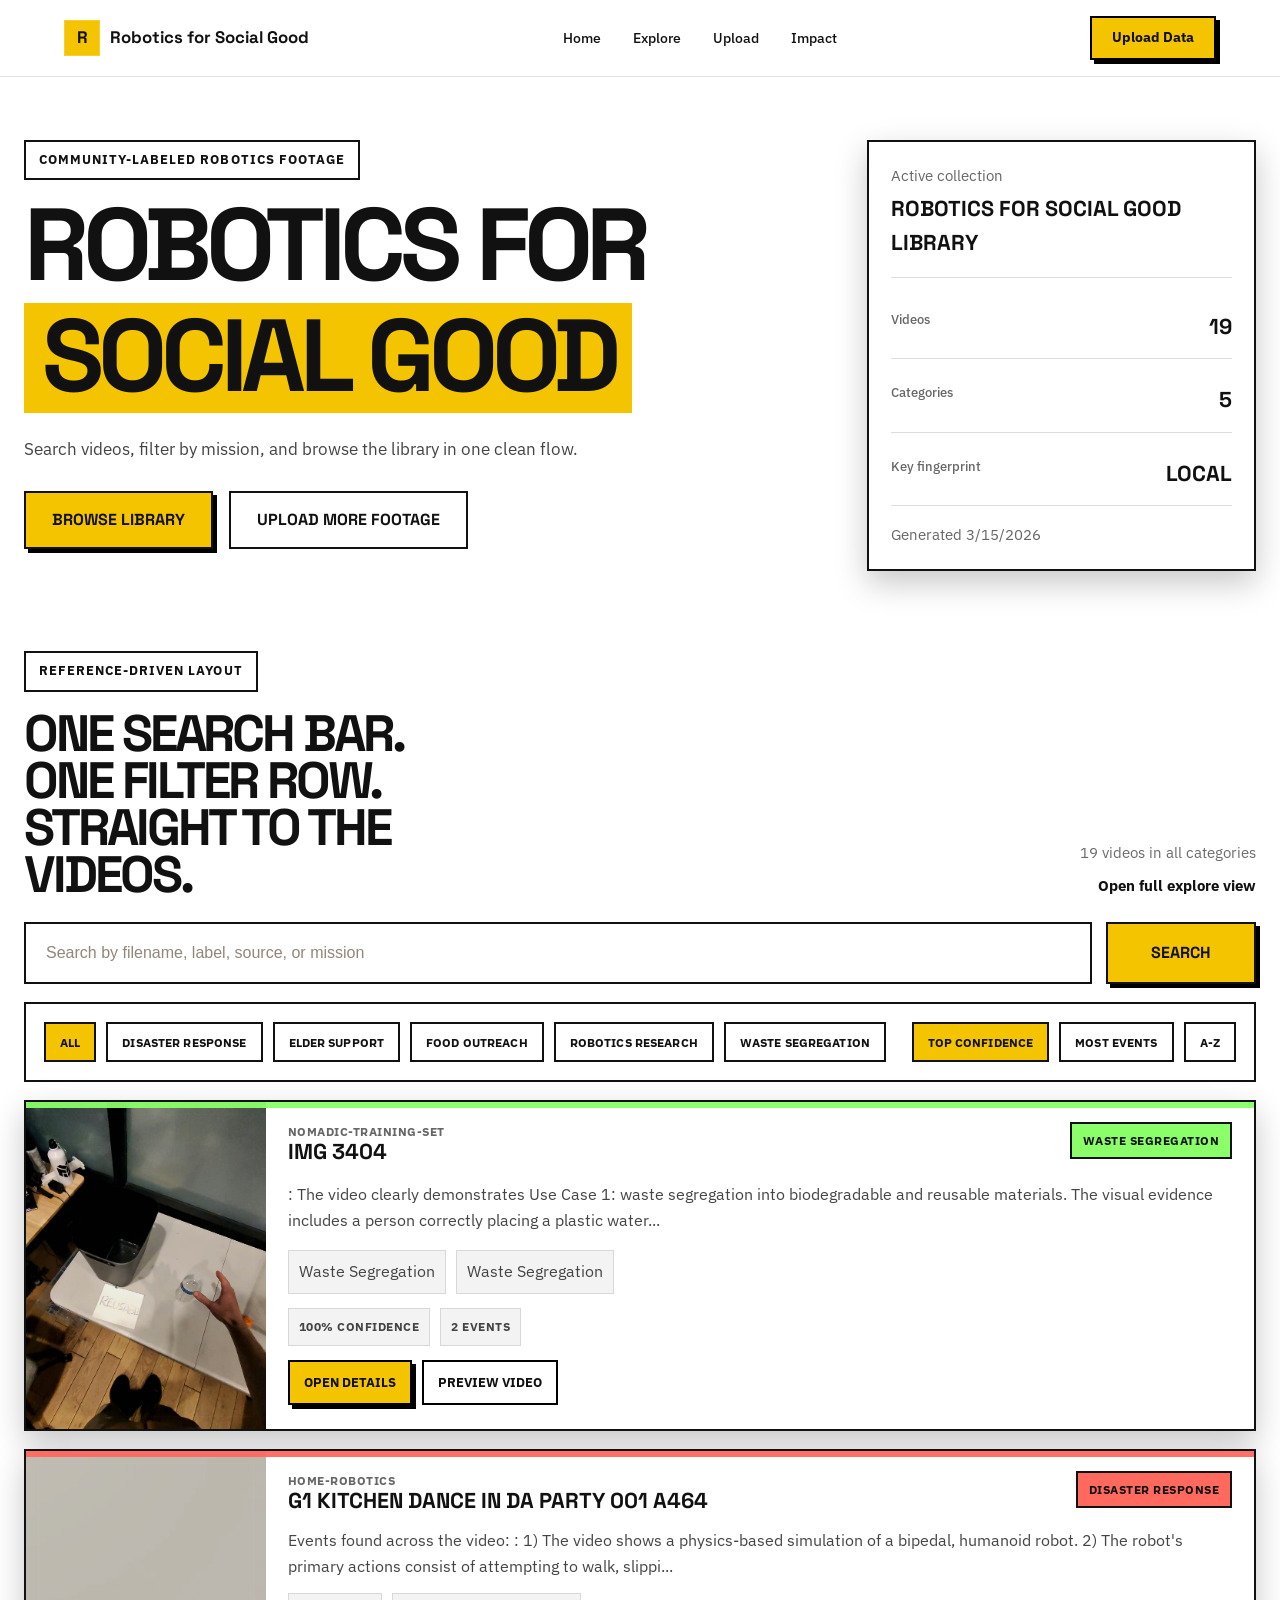
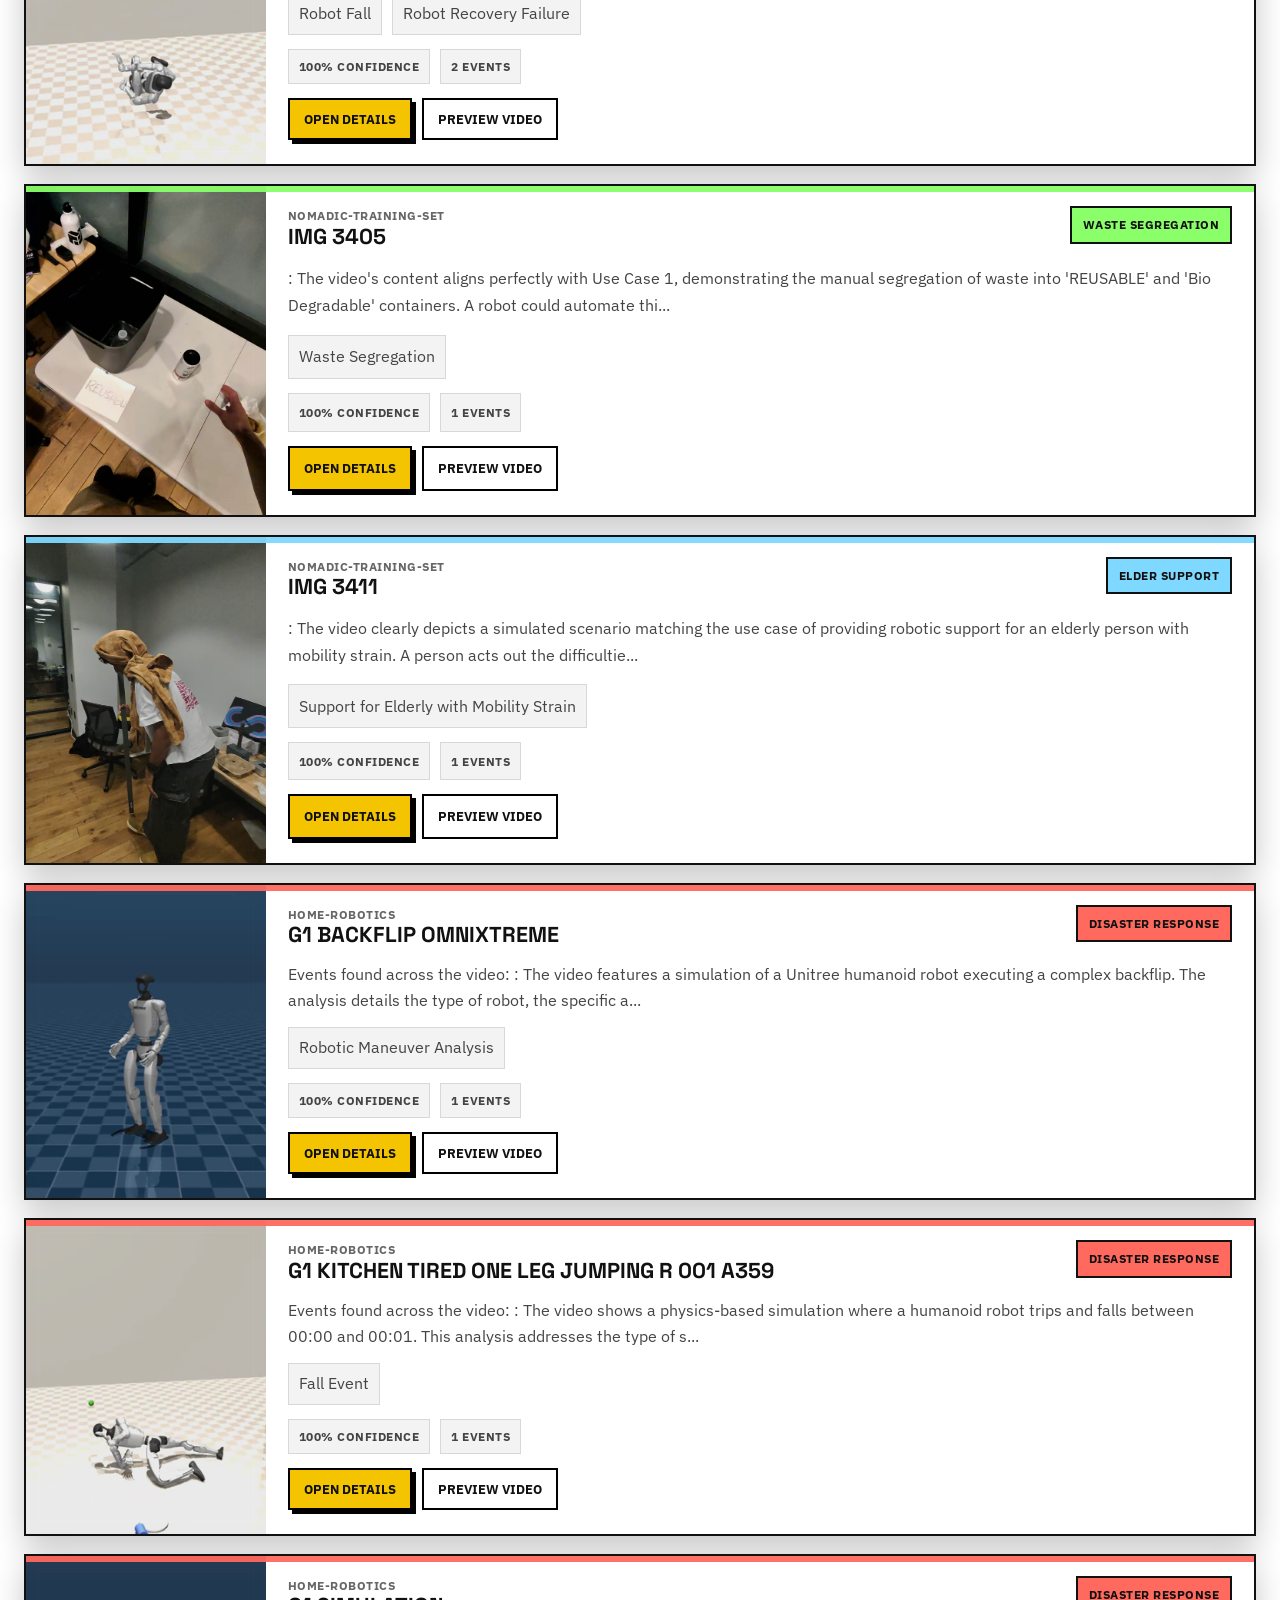
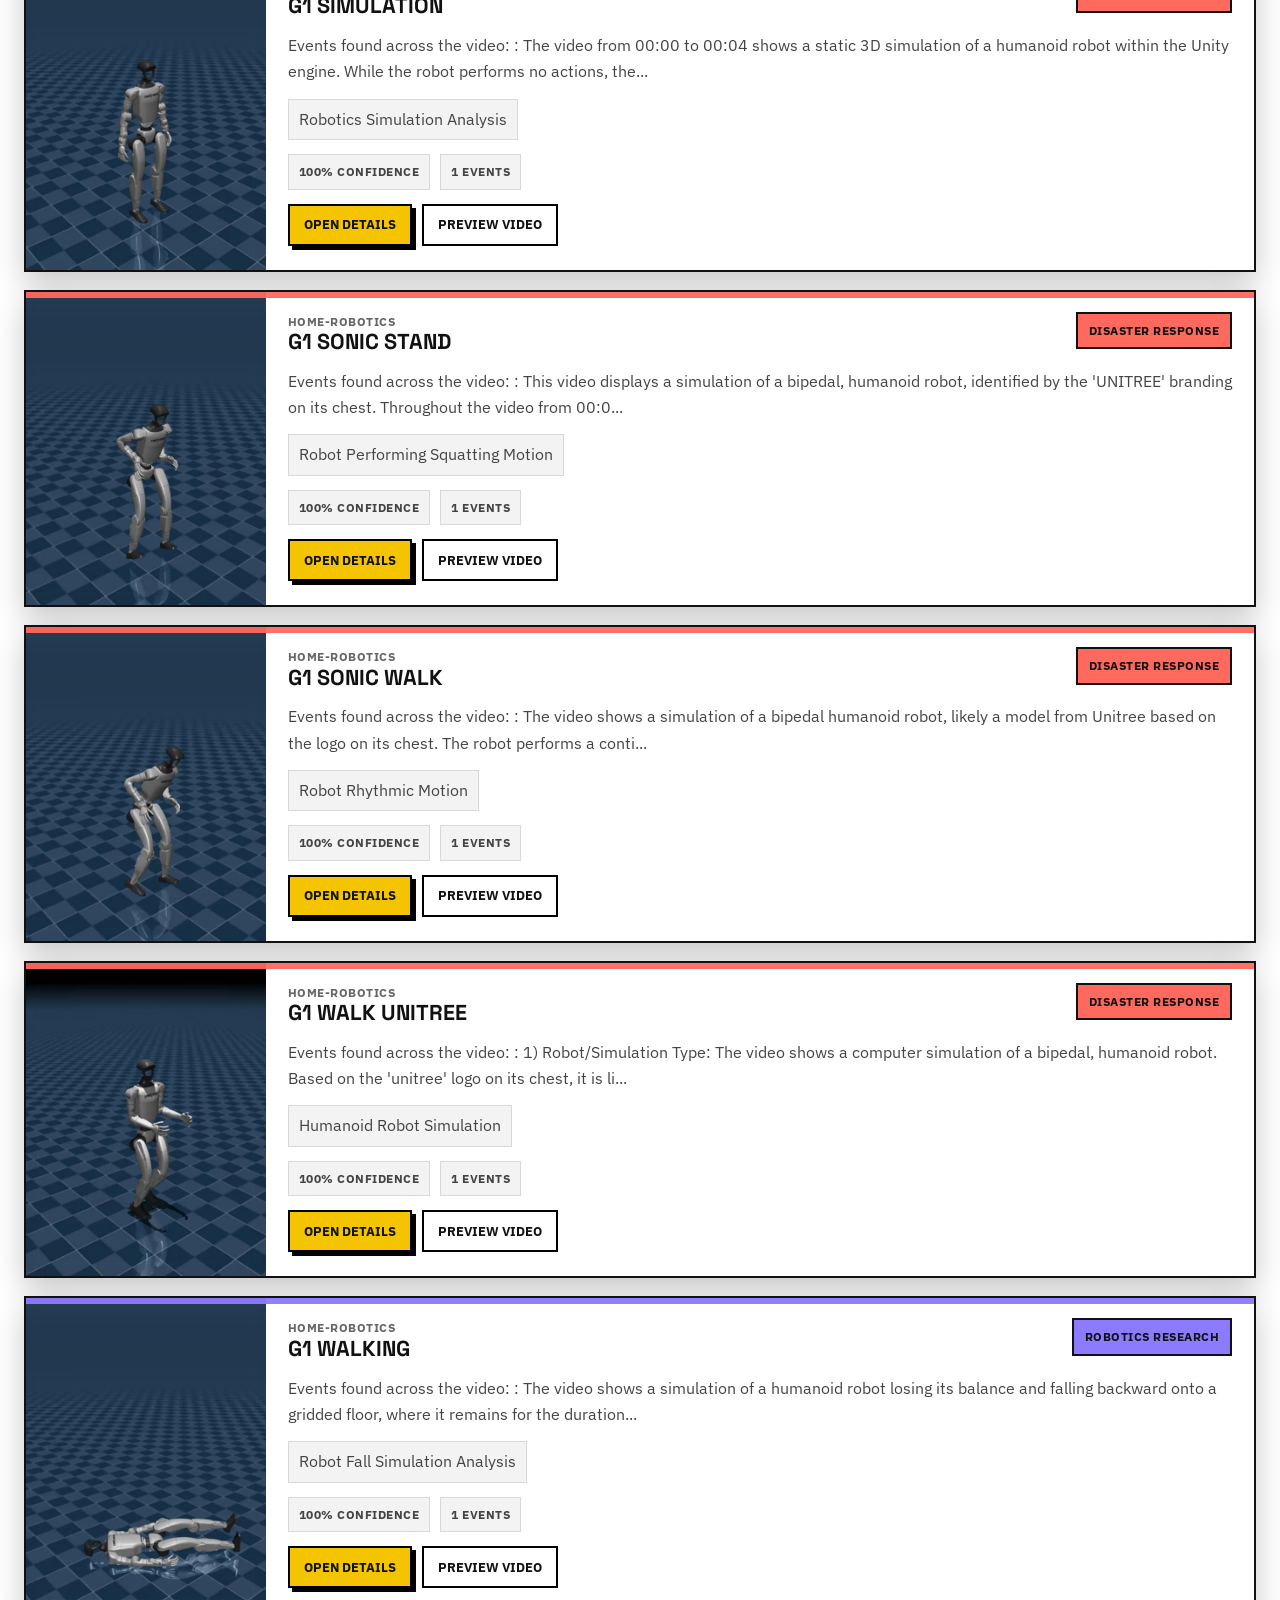
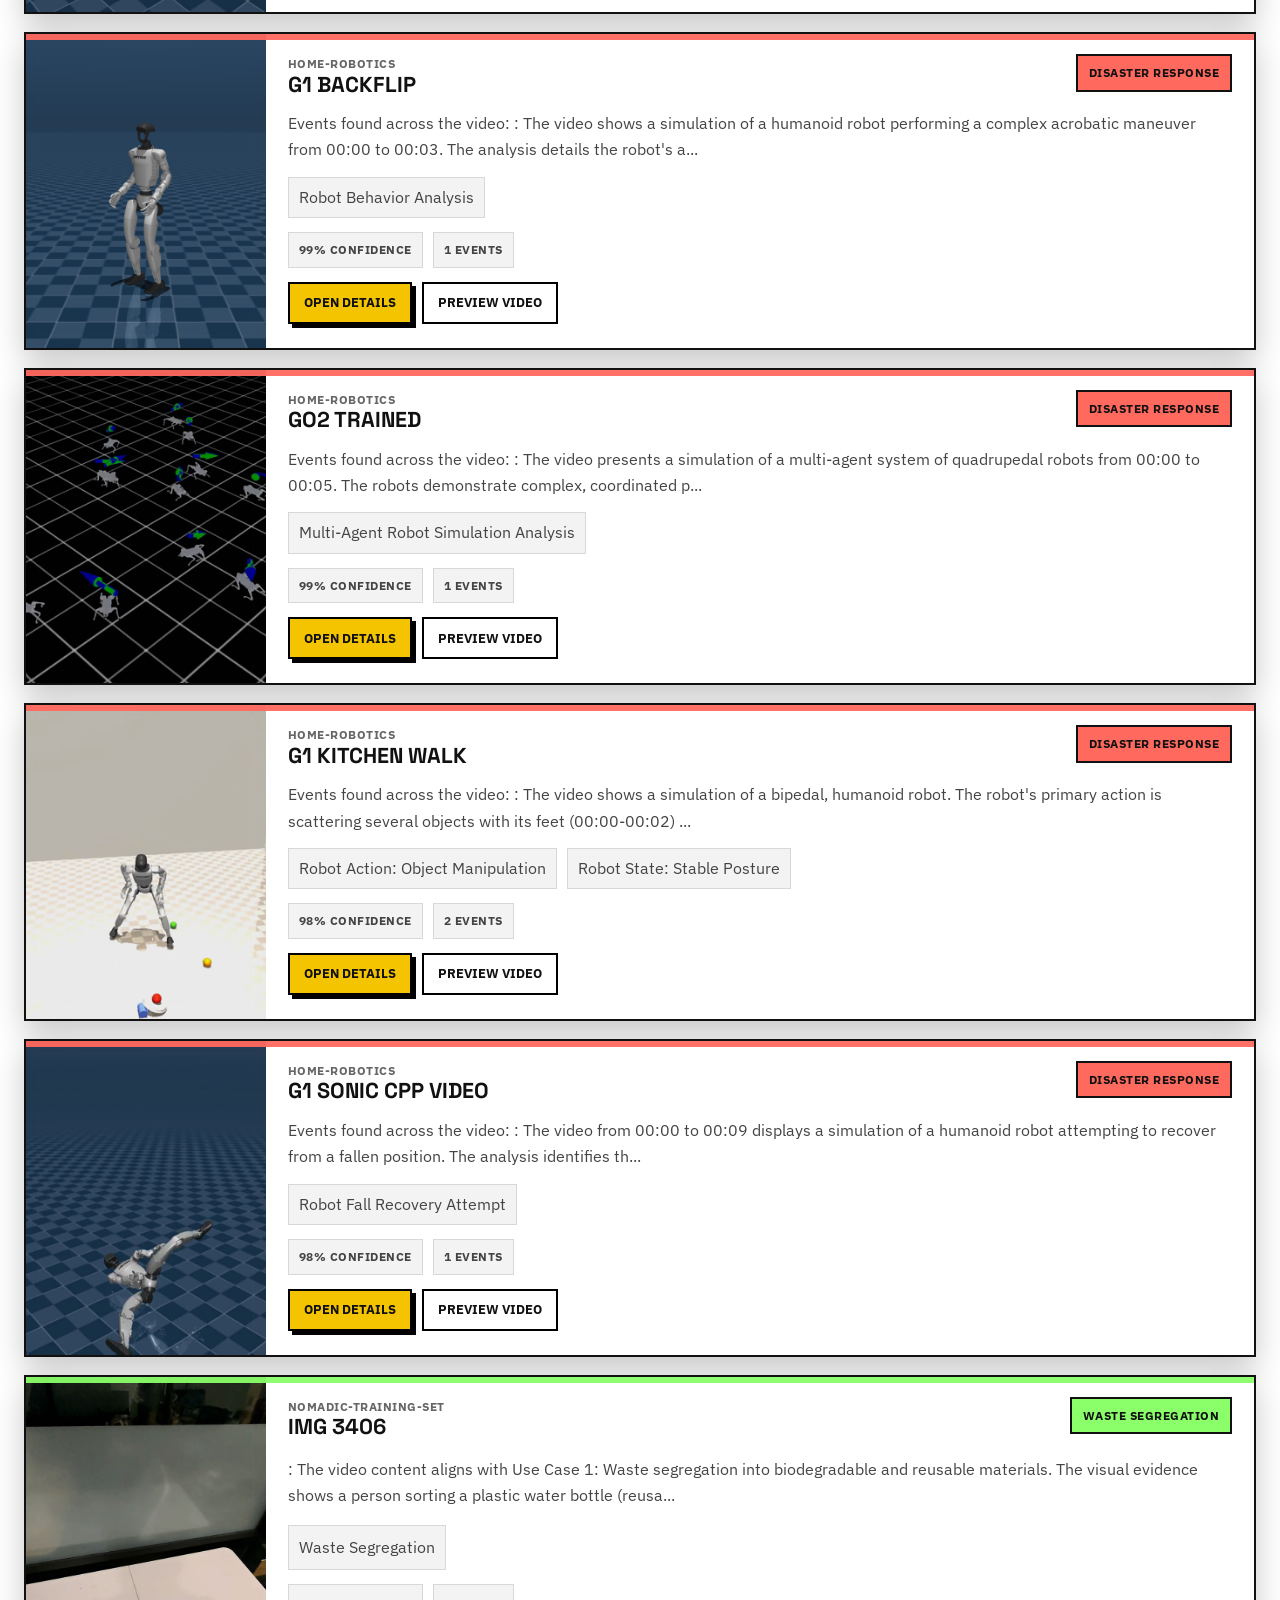
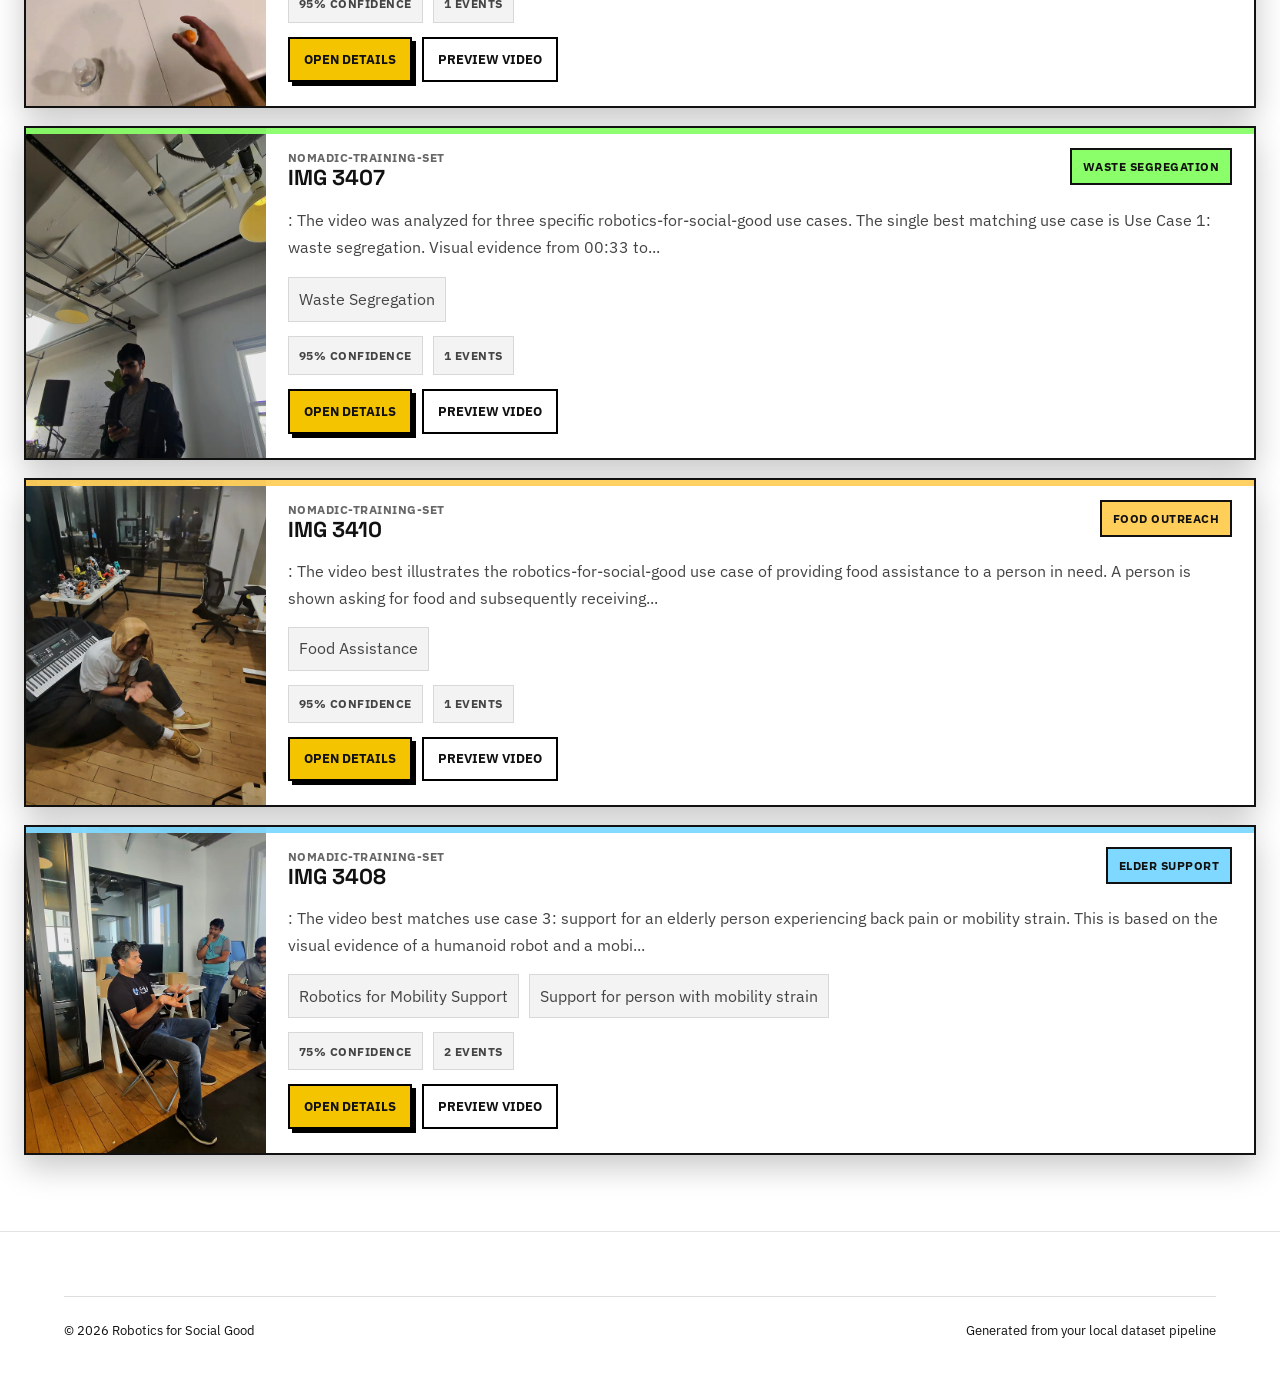
<file: index.html>
<!DOCTYPE html>
<html lang="en">
<head>
    <meta charset="UTF-8">
    <meta name="viewport" content="width=device-width, initial-scale=1.0">
    <title>Robotics for Social Good</title>
    <meta name="description" content="A simple browse-first library for robotics videos labeled for social good use cases.">
    <link rel="stylesheet" href="css/style.css">
    <link rel="stylesheet" href="css/theme.css">
    <link rel="stylesheet" href="css/home.css">
    <link rel="preconnect" href="https://fonts.googleapis.com">
    <link rel="preconnect" href="https://fonts.gstatic.com" crossorigin>
    <link href="https://fonts.googleapis.com/css2?family=IBM+Plex+Sans:wght@400;500;600;700&family=Space+Grotesk:wght@500;700&display=swap" rel="stylesheet">
</head>
<body class="home-page">
    <nav class="navbar home-nav scrolled" id="navbar">
        <div class="nav-container">
            <a href="index.html" class="nav-logo">
                <span class="logo-mark">R</span>
                <span class="logo-text">Robotics for Social Good</span>
            </a>
            <ul class="nav-links">
                <li><a href="index.html" class="nav-active">Home</a></li>
                <li><a href="explore.html">Explore</a></li>
                <li><a href="upload.html">Upload</a></li>
                <li><a href="impact.html">Impact</a></li>
            </ul>
            <div class="nav-actions">
                <a href="upload.html" class="btn-create home-create">Upload Data</a>
                <button class="mobile-toggle" id="mobileToggle" aria-label="Toggle menu">
                    <span></span><span></span><span></span>
                </button>
            </div>
        </div>
    </nav>

    <main>
        <section class="home-hero">
            <div class="home-container">
                <div class="hero-copy">
                    <p class="hero-kicker">Community-labeled robotics footage</p>
                    <h1>
                        <span>Robotics For</span>
                        <span class="hero-highlight">Social Good</span>
                    </h1>
                    <p class="hero-text">
                        Search videos, filter by mission, and browse the library in one clean flow.
                    </p>
                    <div class="hero-actions">
                        <a class="hero-button hero-button-solid" href="#library">Browse Library</a>
                        <a class="hero-button hero-button-ghost" href="upload.html">Upload More Footage</a>
                    </div>
                </div>
                <div class="hero-panel">
                    <div class="hero-panel-head">
                        <span>Active collection</span>
                        <strong id="activeCollectionName">Loading...</strong>
                    </div>
                    <div class="hero-stats">
                        <article>
                            <span class="stat-label">Videos</span>
                            <strong id="heroDatasetCount">0</strong>
                        </article>
                        <article>
                            <span class="stat-label">Categories</span>
                            <strong id="heroCategoryCount">0</strong>
                        </article>
                        <article>
                            <span class="stat-label">Key fingerprint</span>
                            <strong id="heroFingerprint">local</strong>
                        </article>
                    </div>
                    <p class="hero-note" id="heroCollectionNote">
                        Public pages only read generated JSON. Your actual API key stays in `.env`.
                    </p>
                </div>
            </div>
        </section>

        <section class="library-section" id="library">
            <div class="home-container">
                <div class="library-head">
                    <div>
                        <p class="library-kicker">Reference-driven layout</p>
                        <h2>One search bar. One filter row. Straight to the videos.</h2>
                    </div>
                    <div class="library-meta">
                        <span id="libraryResults">Loading dataset...</span>
                        <a href="explore.html" class="library-link">Open full explore view</a>
                    </div>
                </div>

                <form class="library-search" id="showcaseSearchForm">
                    <label class="sr-only" for="showcaseSearchInput">Search the dataset library</label>
                    <input id="showcaseSearchInput" type="search" placeholder="Search by filename, label, source, or mission">
                    <button type="submit">Search</button>
                </form>

                <div class="library-toolbar">
                    <div class="library-filters" id="showcaseFilters">
                        <button class="filter-btn active" type="button" data-filter="all">All</button>
                    </div>
                    <div class="library-sorts" id="showcaseSorts">
                        <button class="sort-btn active" type="button" data-sort="confidence">Top confidence</button>
                        <button class="sort-btn" type="button" data-sort="events">Most events</button>
                        <button class="sort-btn" type="button" data-sort="name">A-Z</button>
                    </div>
                </div>

                <div class="library-grid" id="showcaseGrid"></div>
                <div class="showcase-empty" id="showcaseEmpty" style="display:none;">
                    <p>No videos matched that search.</p>
                </div>
            </div>
        </section>
    </main>

    <footer class="footer home-footer">
        <div class="container">
            <div class="footer-bottom">
                <p>&copy; 2026 Robotics for Social Good</p>
                <span class="footer-powered">Generated from your local dataset pipeline</span>
            </div>
        </div>
    </footer>

    <div class="toast" id="toast"></div>

    <script src="js/datasets.js"></script>
    <script src="js/home.js"></script>
</body>
</html>
</file>
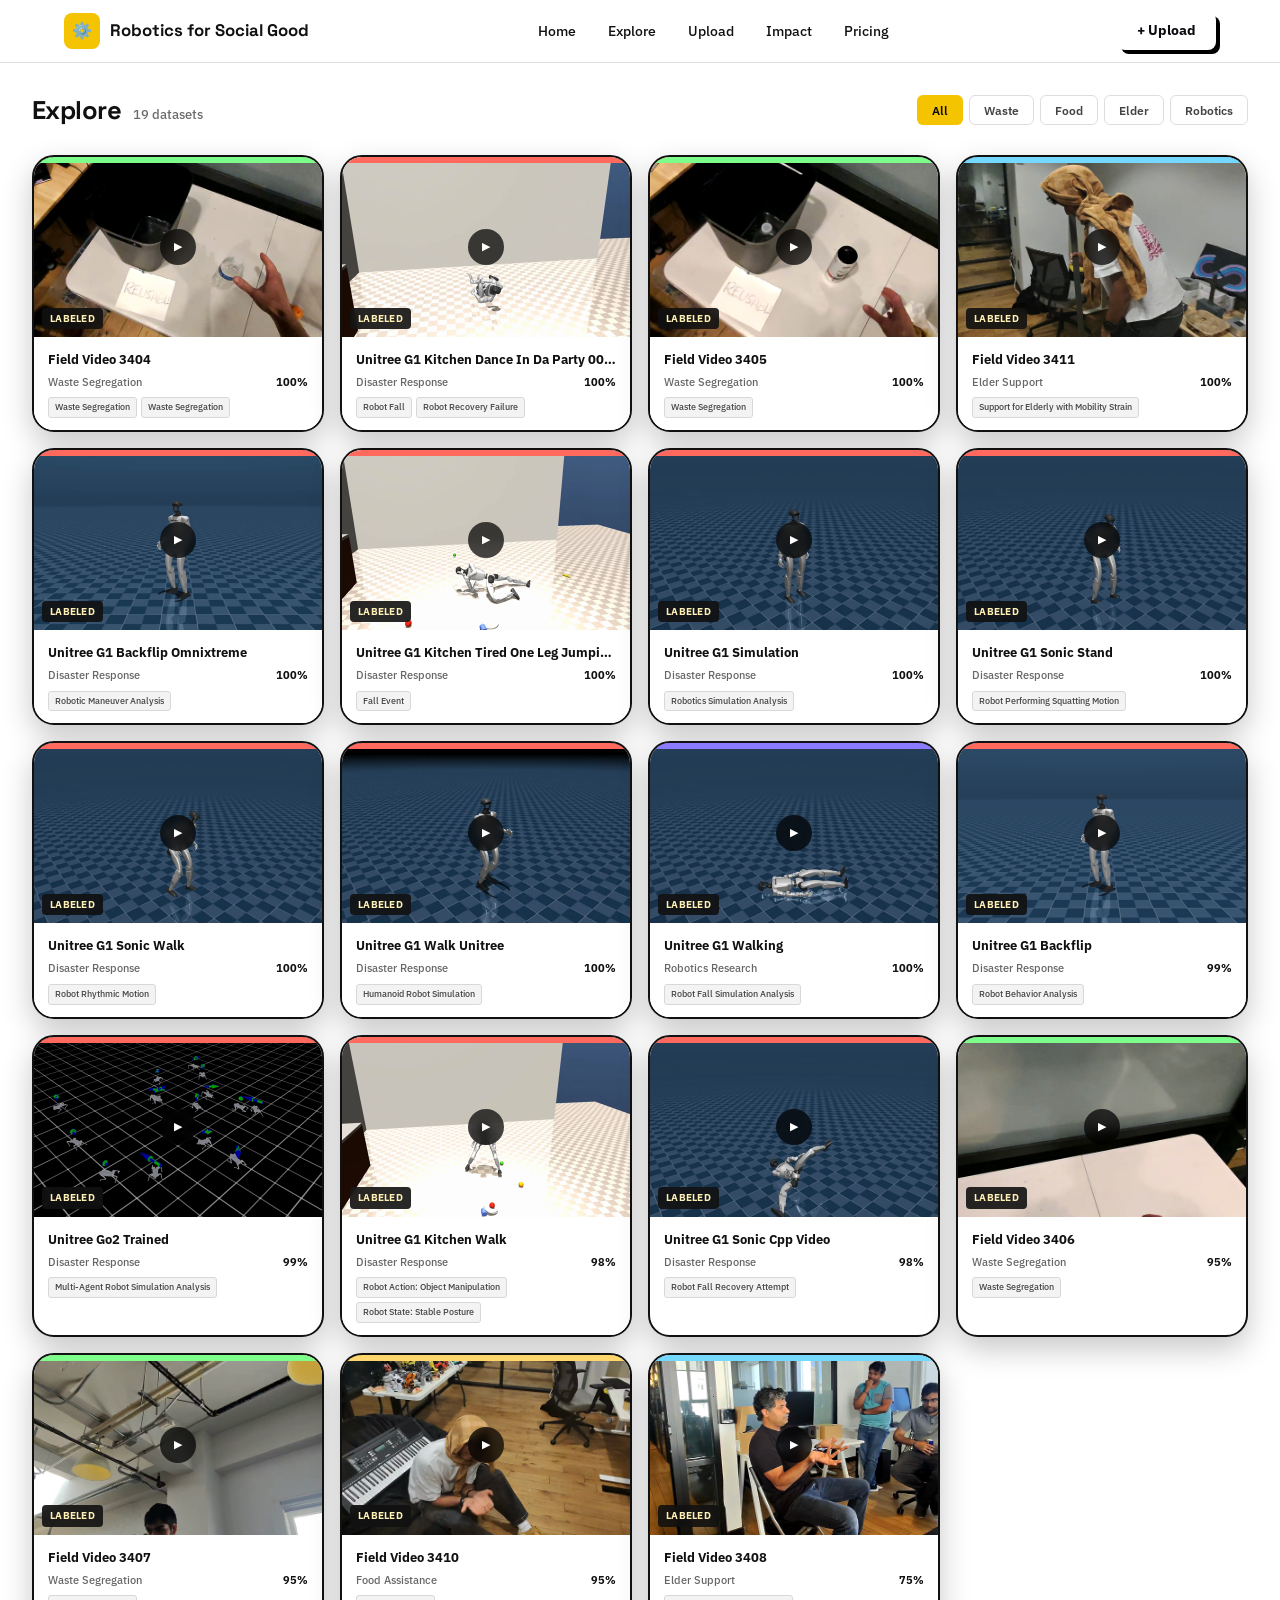
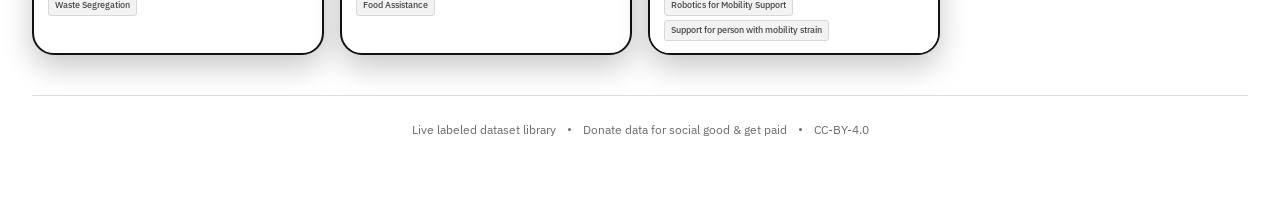
<file: explore.html>
<!DOCTYPE html>
<html lang="en">
<head>
    <meta charset="UTF-8">
    <meta name="viewport" content="width=device-width, initial-scale=1.0">
    <title>Explore — Robotics for Social Good</title>
    <link rel="stylesheet" href="css/style.css">
    <link rel="stylesheet" href="css/theme.css">
    <link rel="stylesheet" href="css/explore.css">
    <link rel="preconnect" href="https://fonts.googleapis.com">
    <link rel="preconnect" href="https://fonts.gstatic.com" crossorigin>
    <link href="https://fonts.googleapis.com/css2?family=IBM+Plex+Sans:wght@400;500;600;700&family=Space+Grotesk:wght@500;700&display=swap" rel="stylesheet">
    <link rel="icon" type="image/svg+xml" href="data:image/svg+xml,<svg xmlns='http://www.w3.org/2000/svg' viewBox='0 0 100 100'><text y='.9em' font-size='90'>🤖</text></svg>">
</head>
<body>
    <nav class="navbar scrolled" id="navbar">
        <div class="nav-container">
            <a href="index.html" class="nav-logo">
                <span class="logo-icon">⚙️</span>
                <span class="logo-text">Robotics for Social Good</span>
            </a>
            <ul class="nav-links">
                <li><a href="index.html">Home</a></li>
                <li><a href="explore.html" class="nav-active">Explore</a></li>
                <li><a href="upload.html">Upload</a></li>
                <li><a href="impact.html">Impact</a></li>
                <li><a href="pricing.html">Pricing</a></li>
            </ul>
            <div class="nav-actions">
                <a href="upload.html" class="btn-create" id="createBtn">+ Upload</a>
            </div>
        </div>
    </nav>

    <main class="explore-page">
        <!-- Top bar -->
        <div class="explore-topbar">
            <div class="explore-left">
                <h1>Explore</h1>
                <span class="explore-count" id="totalCount">0 datasets</span>
            </div>
            <div class="explore-right">
                <div class="explore-filters" id="filterBar">
                    <button class="pill active" data-filter="all">All</button>
                    <button class="pill" data-filter="waste-segregation">Waste</button>
                    <button class="pill" data-filter="food-outreach">Food</button>
                    <button class="pill" data-filter="elder-support">Elder</button>
                    <button class="pill" data-filter="robotics">Robotics</button>
                </div>
            </div>
        </div>

        <!-- Grid -->
        <div class="thumb-grid" id="thumbGrid"></div>

        <!-- Powered by -->
        <div class="powered-bar">
            <span>Live labeled dataset library</span>
            <span class="dot"></span>
            <span>Donate data for social good & get paid</span>
            <span class="dot"></span>
            <span>CC-BY-4.0</span>
        </div>
    </main>

    <!-- Detail Modal -->
    <div class="modal-overlay" id="datasetModal">
        <div class="detail-panel" id="detailPanel">
            <button class="detail-close" id="detailClose">&times;</button>
            <div id="detailContent"></div>
        </div>
    </div>

    <script src="js/datasets.js"></script>
    <script src="js/explore.js"></script>
</body>
</html>
</file>
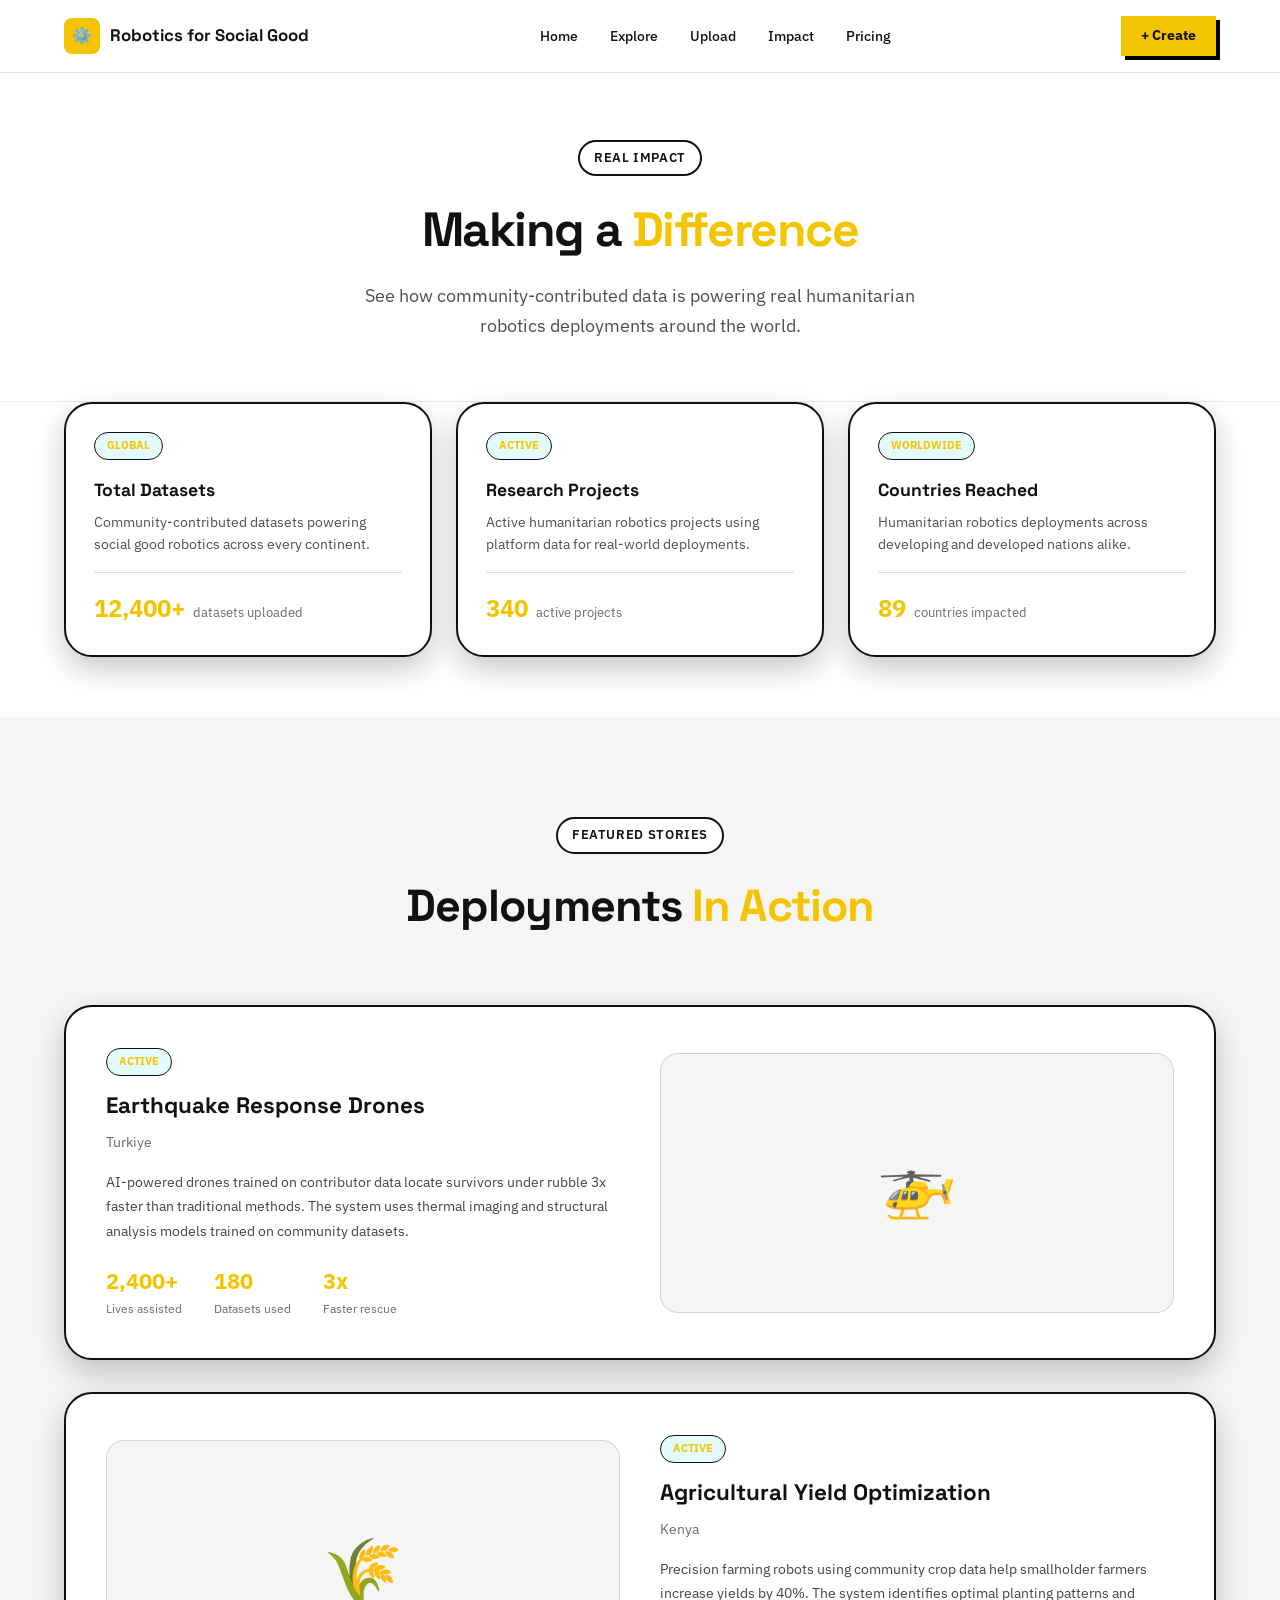
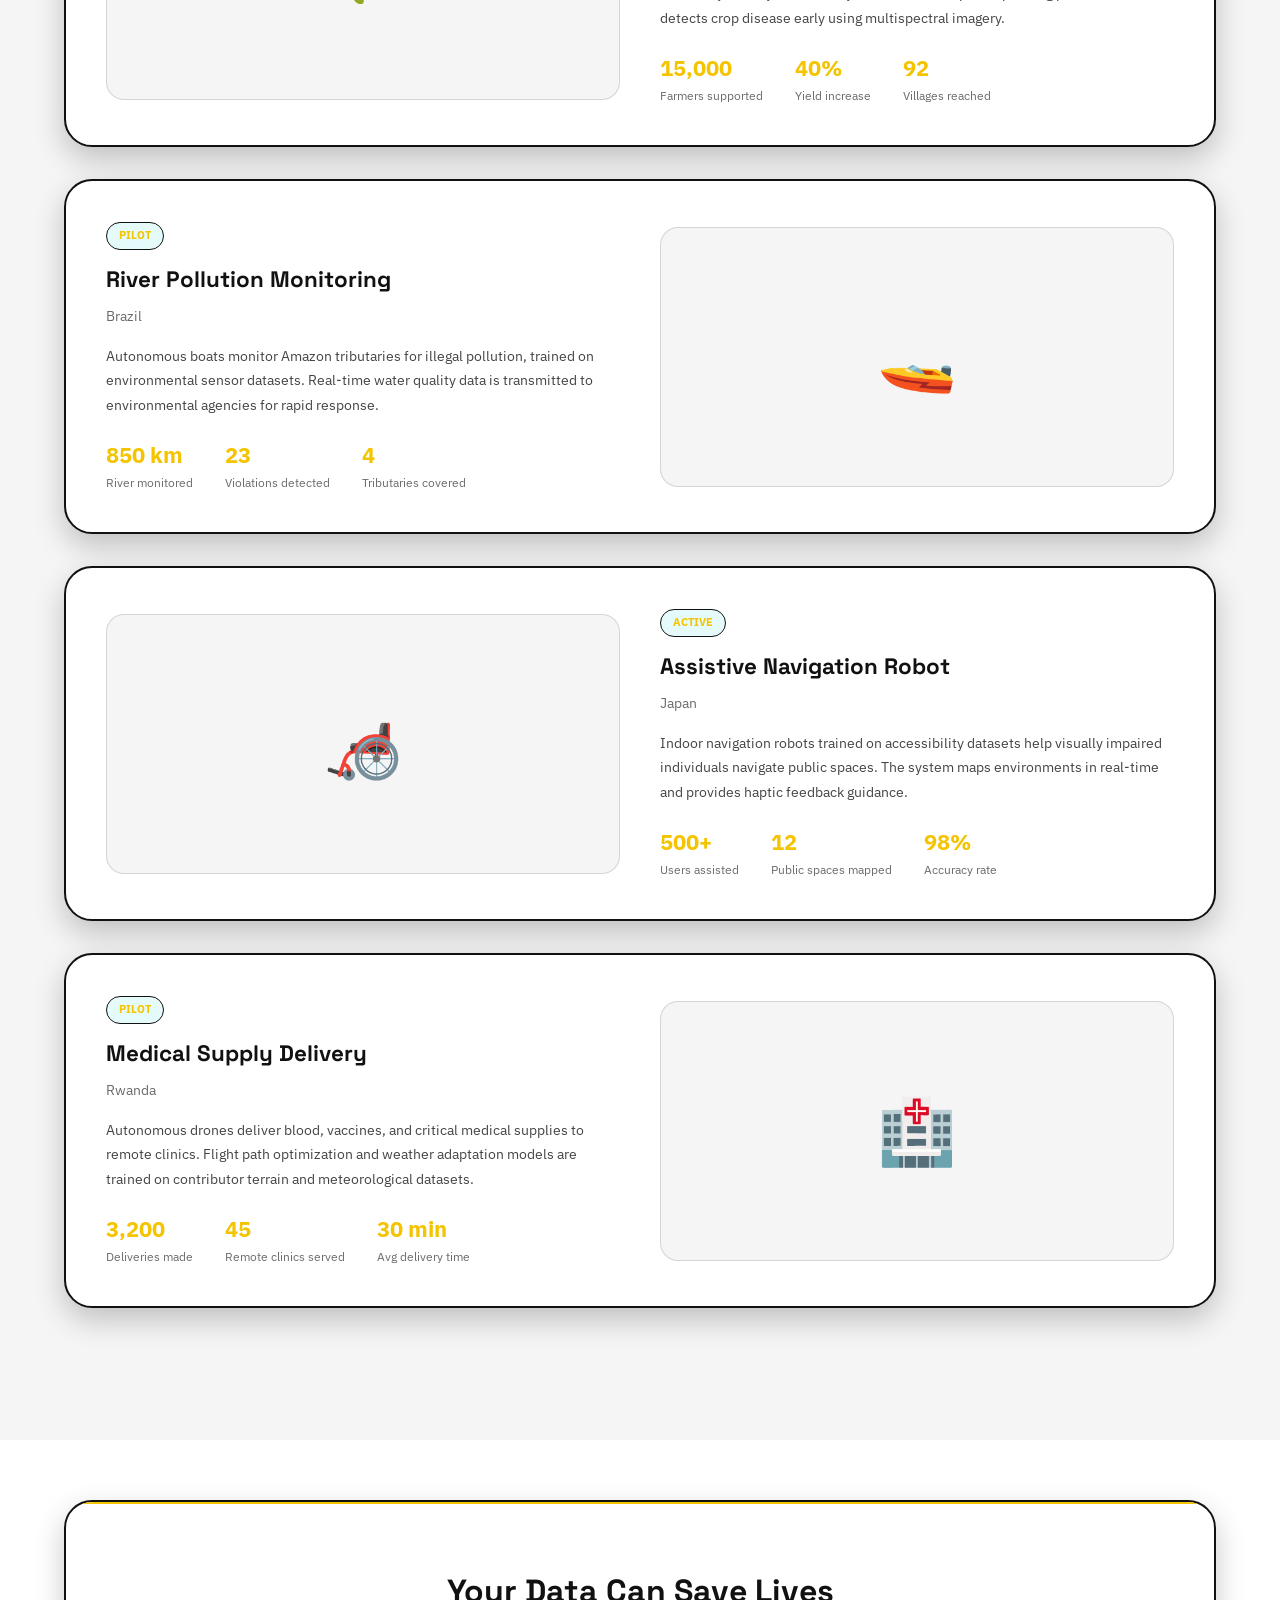
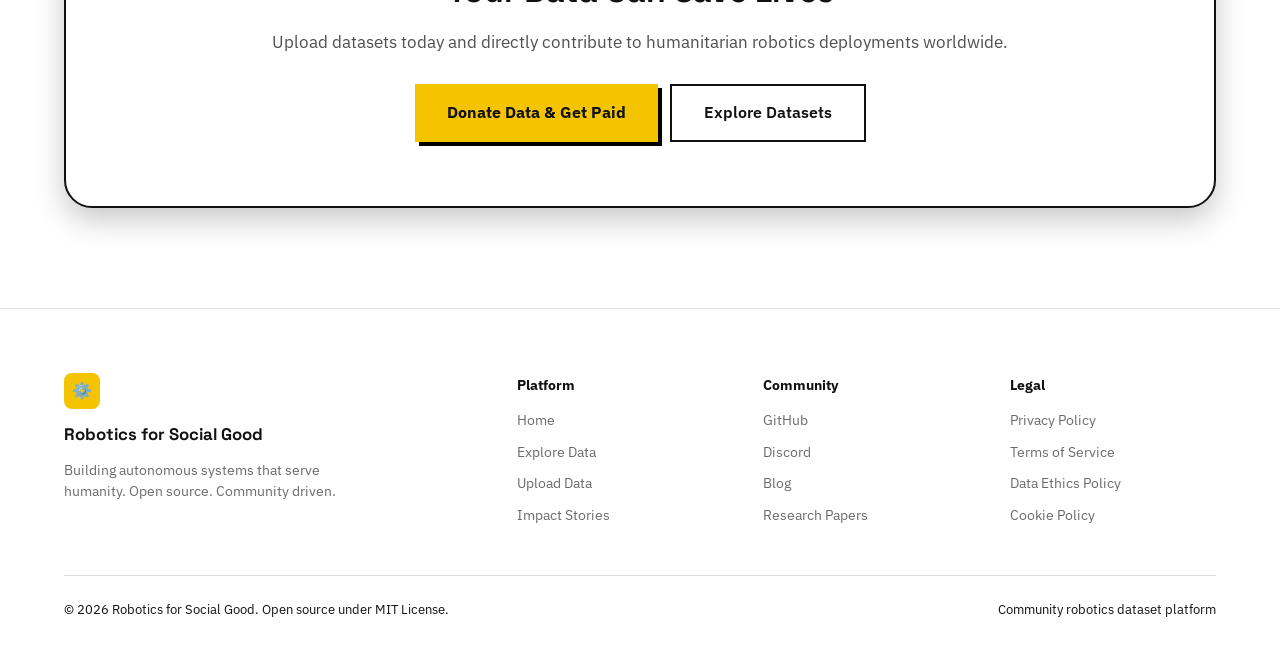
<file: impact.html>
<!DOCTYPE html>
<html lang="en">
<head>
    <meta charset="UTF-8">
    <meta name="viewport" content="width=device-width, initial-scale=1.0">
    <title>Impact Stories — Robotics for Social Good</title>
    <meta name="description" content="See how community-contributed data is powering real humanitarian robotics deployments around the world.">
    <link rel="stylesheet" href="css/style.css">
    <link rel="stylesheet" href="css/theme.css">
    <link rel="preconnect" href="https://fonts.googleapis.com">
    <link rel="preconnect" href="https://fonts.gstatic.com" crossorigin>
    <link href="https://fonts.googleapis.com/css2?family=IBM+Plex+Sans:wght@400;500;600;700&family=Space+Grotesk:wght@500;700&display=swap" rel="stylesheet">
    <link rel="icon" type="image/svg+xml" href="data:image/svg+xml,<svg xmlns='http://www.w3.org/2000/svg' viewBox='0 0 100 100'><text y='.9em' font-size='90'>🤖</text></svg>">
</head>
<body>
    <!-- Navigation -->
    <nav class="navbar scrolled" id="navbar">
        <div class="nav-container">
            <a href="index.html" class="nav-logo">
                <span class="logo-icon">⚙️</span>
                <span class="logo-text">Robotics for Social Good</span>
            </a>
            <ul class="nav-links">
                <li><a href="index.html">Home</a></li>
                <li><a href="explore.html">Explore</a></li>
                <li><a href="upload.html">Upload</a></li>
                <li><a href="impact.html" class="nav-active">Impact</a></li>
                <li><a href="pricing.html">Pricing</a></li>
            </ul>
            <div class="nav-actions">
                <a href="upload.html" class="btn-create">+ Create</a>
                <button class="mobile-toggle" id="mobileToggle" aria-label="Toggle menu">
                    <span></span><span></span><span></span>
                </button>
            </div>
        </div>
    </nav>

    <!-- Page Header -->
    <div class="page-header">
        <div class="container">
            <span class="section-tag">Real Impact</span>
            <h1>Making a <span class="gradient-text">Difference</span></h1>
            <p>See how community-contributed data is powering real humanitarian robotics deployments around the world.</p>
        </div>
    </div>

    <!-- Impact Stats Overview -->
    <section class="section" style="padding-top: 0; padding-bottom: 60px;">
        <div class="container">
            <div class="impact-grid">
                <div class="impact-card">
                    <div class="impact-header">
                        <span class="impact-tag">Global</span>
                    </div>
                    <h3>Total Datasets</h3>
                    <p>Community-contributed datasets powering social good robotics across every continent.</p>
                    <div class="impact-stat">
                        <span class="impact-number">12,400+</span>
                        <span>datasets uploaded</span>
                    </div>
                </div>
                <div class="impact-card">
                    <div class="impact-header">
                        <span class="impact-tag">Active</span>
                    </div>
                    <h3>Research Projects</h3>
                    <p>Active humanitarian robotics projects using platform data for real-world deployments.</p>
                    <div class="impact-stat">
                        <span class="impact-number">340</span>
                        <span>active projects</span>
                    </div>
                </div>
                <div class="impact-card">
                    <div class="impact-header">
                        <span class="impact-tag">Worldwide</span>
                    </div>
                    <h3>Countries Reached</h3>
                    <p>Humanitarian robotics deployments across developing and developed nations alike.</p>
                    <div class="impact-stat">
                        <span class="impact-number">89</span>
                        <span>countries impacted</span>
                    </div>
                </div>
            </div>
        </div>
    </section>

    <!-- Featured Stories -->
    <section class="section section-dark">
        <div class="container">
            <div class="section-header">
                <span class="section-tag">Featured Stories</span>
                <h2 class="section-title">Deployments <span class="gradient-text">In Action</span></h2>
            </div>

            <div class="impact-story-card">
                <div class="story-visual">🚁</div>
                <div class="story-content">
                    <span class="impact-tag">Active</span>
                    <h3>Earthquake Response Drones</h3>
                    <p class="story-location">Turkiye</p>
                    <p class="story-desc">AI-powered drones trained on contributor data locate survivors under rubble 3x faster than traditional methods. The system uses thermal imaging and structural analysis models trained on community datasets.</p>
                    <div class="story-stats">
                        <div class="story-stat">
                            <span class="stat-val">2,400+</span>
                            <span class="stat-lbl">Lives assisted</span>
                        </div>
                        <div class="story-stat">
                            <span class="stat-val">180</span>
                            <span class="stat-lbl">Datasets used</span>
                        </div>
                        <div class="story-stat">
                            <span class="stat-val">3x</span>
                            <span class="stat-lbl">Faster rescue</span>
                        </div>
                    </div>
                </div>
            </div>

            <div class="impact-story-card">
                <div class="story-visual">🌾</div>
                <div class="story-content">
                    <span class="impact-tag">Active</span>
                    <h3>Agricultural Yield Optimization</h3>
                    <p class="story-location">Kenya</p>
                    <p class="story-desc">Precision farming robots using community crop data help smallholder farmers increase yields by 40%. The system identifies optimal planting patterns and detects crop disease early using multispectral imagery.</p>
                    <div class="story-stats">
                        <div class="story-stat">
                            <span class="stat-val">15,000</span>
                            <span class="stat-lbl">Farmers supported</span>
                        </div>
                        <div class="story-stat">
                            <span class="stat-val">40%</span>
                            <span class="stat-lbl">Yield increase</span>
                        </div>
                        <div class="story-stat">
                            <span class="stat-val">92</span>
                            <span class="stat-lbl">Villages reached</span>
                        </div>
                    </div>
                </div>
            </div>

            <div class="impact-story-card">
                <div class="story-visual">🚤</div>
                <div class="story-content">
                    <span class="impact-tag">Pilot</span>
                    <h3>River Pollution Monitoring</h3>
                    <p class="story-location">Brazil</p>
                    <p class="story-desc">Autonomous boats monitor Amazon tributaries for illegal pollution, trained on environmental sensor datasets. Real-time water quality data is transmitted to environmental agencies for rapid response.</p>
                    <div class="story-stats">
                        <div class="story-stat">
                            <span class="stat-val">850 km</span>
                            <span class="stat-lbl">River monitored</span>
                        </div>
                        <div class="story-stat">
                            <span class="stat-val">23</span>
                            <span class="stat-lbl">Violations detected</span>
                        </div>
                        <div class="story-stat">
                            <span class="stat-val">4</span>
                            <span class="stat-lbl">Tributaries covered</span>
                        </div>
                    </div>
                </div>
            </div>

            <div class="impact-story-card">
                <div class="story-visual">🦽</div>
                <div class="story-content">
                    <span class="impact-tag">Active</span>
                    <h3>Assistive Navigation Robot</h3>
                    <p class="story-location">Japan</p>
                    <p class="story-desc">Indoor navigation robots trained on accessibility datasets help visually impaired individuals navigate public spaces. The system maps environments in real-time and provides haptic feedback guidance.</p>
                    <div class="story-stats">
                        <div class="story-stat">
                            <span class="stat-val">500+</span>
                            <span class="stat-lbl">Users assisted</span>
                        </div>
                        <div class="story-stat">
                            <span class="stat-val">12</span>
                            <span class="stat-lbl">Public spaces mapped</span>
                        </div>
                        <div class="story-stat">
                            <span class="stat-val">98%</span>
                            <span class="stat-lbl">Accuracy rate</span>
                        </div>
                    </div>
                </div>
            </div>

            <div class="impact-story-card">
                <div class="story-visual">🏥</div>
                <div class="story-content">
                    <span class="impact-tag">Pilot</span>
                    <h3>Medical Supply Delivery</h3>
                    <p class="story-location">Rwanda</p>
                    <p class="story-desc">Autonomous drones deliver blood, vaccines, and critical medical supplies to remote clinics. Flight path optimization and weather adaptation models are trained on contributor terrain and meteorological datasets.</p>
                    <div class="story-stats">
                        <div class="story-stat">
                            <span class="stat-val">3,200</span>
                            <span class="stat-lbl">Deliveries made</span>
                        </div>
                        <div class="story-stat">
                            <span class="stat-val">45</span>
                            <span class="stat-lbl">Remote clinics served</span>
                        </div>
                        <div class="story-stat">
                            <span class="stat-val">30 min</span>
                            <span class="stat-lbl">Avg delivery time</span>
                        </div>
                    </div>
                </div>
            </div>
        </div>
    </section>

    <!-- CTA -->
    <section class="section cta-section">
        <div class="container">
            <div class="cta-card">
                <h2>Your Data Can Save Lives</h2>
                <p>Upload datasets today and directly contribute to humanitarian robotics deployments worldwide.</p>
                <div style="display:flex;gap:12px;justify-content:center;flex-wrap:wrap;">
                    <a href="upload.html" class="btn btn-primary btn-lg">Donate Data & Get Paid</a>
                    <a href="explore.html" class="btn btn-secondary btn-lg">Explore Datasets</a>
                </div>
            </div>
        </div>
    </section>

    <!-- Footer -->
    <footer class="footer">
        <div class="container">
            <div class="footer-grid">
                <div class="footer-brand">
                    <span class="logo-icon">⚙️</span>
                    <span class="logo-text" style="font-weight:700;font-size:1.05rem;">Robotics for Social Good</span>
                    <p>Building autonomous systems that serve humanity. Open source. Community driven.</p>
                </div>
                <div class="footer-links">
                    <h4>Platform</h4>
                    <a href="index.html">Home</a>
                    <a href="explore.html">Explore Data</a>
                    <a href="upload.html">Upload Data</a>
                    <a href="impact.html">Impact Stories</a>
                </div>
                <div class="footer-links">
                    <h4>Community</h4>
                    <a href="#">GitHub</a>
                    <a href="#">Discord</a>
                    <a href="#">Blog</a>
                    <a href="#">Research Papers</a>
                </div>
                <div class="footer-links">
                    <h4>Legal</h4>
                    <a href="#">Privacy Policy</a>
                    <a href="#">Terms of Service</a>
                    <a href="#">Data Ethics Policy</a>
                    <a href="#">Cookie Policy</a>
                </div>
            </div>
            <div class="footer-bottom">
                <p>&copy; 2026 Robotics for Social Good. Open source under MIT License.</p>
                <span class="footer-powered">Community robotics dataset platform</span>
            </div>
        </div>
    </footer>

    <!-- Toast Notification -->
    <div class="toast" id="toast"></div>

    <script src="js/shared.js"></script>
</body>
</html>
</file>
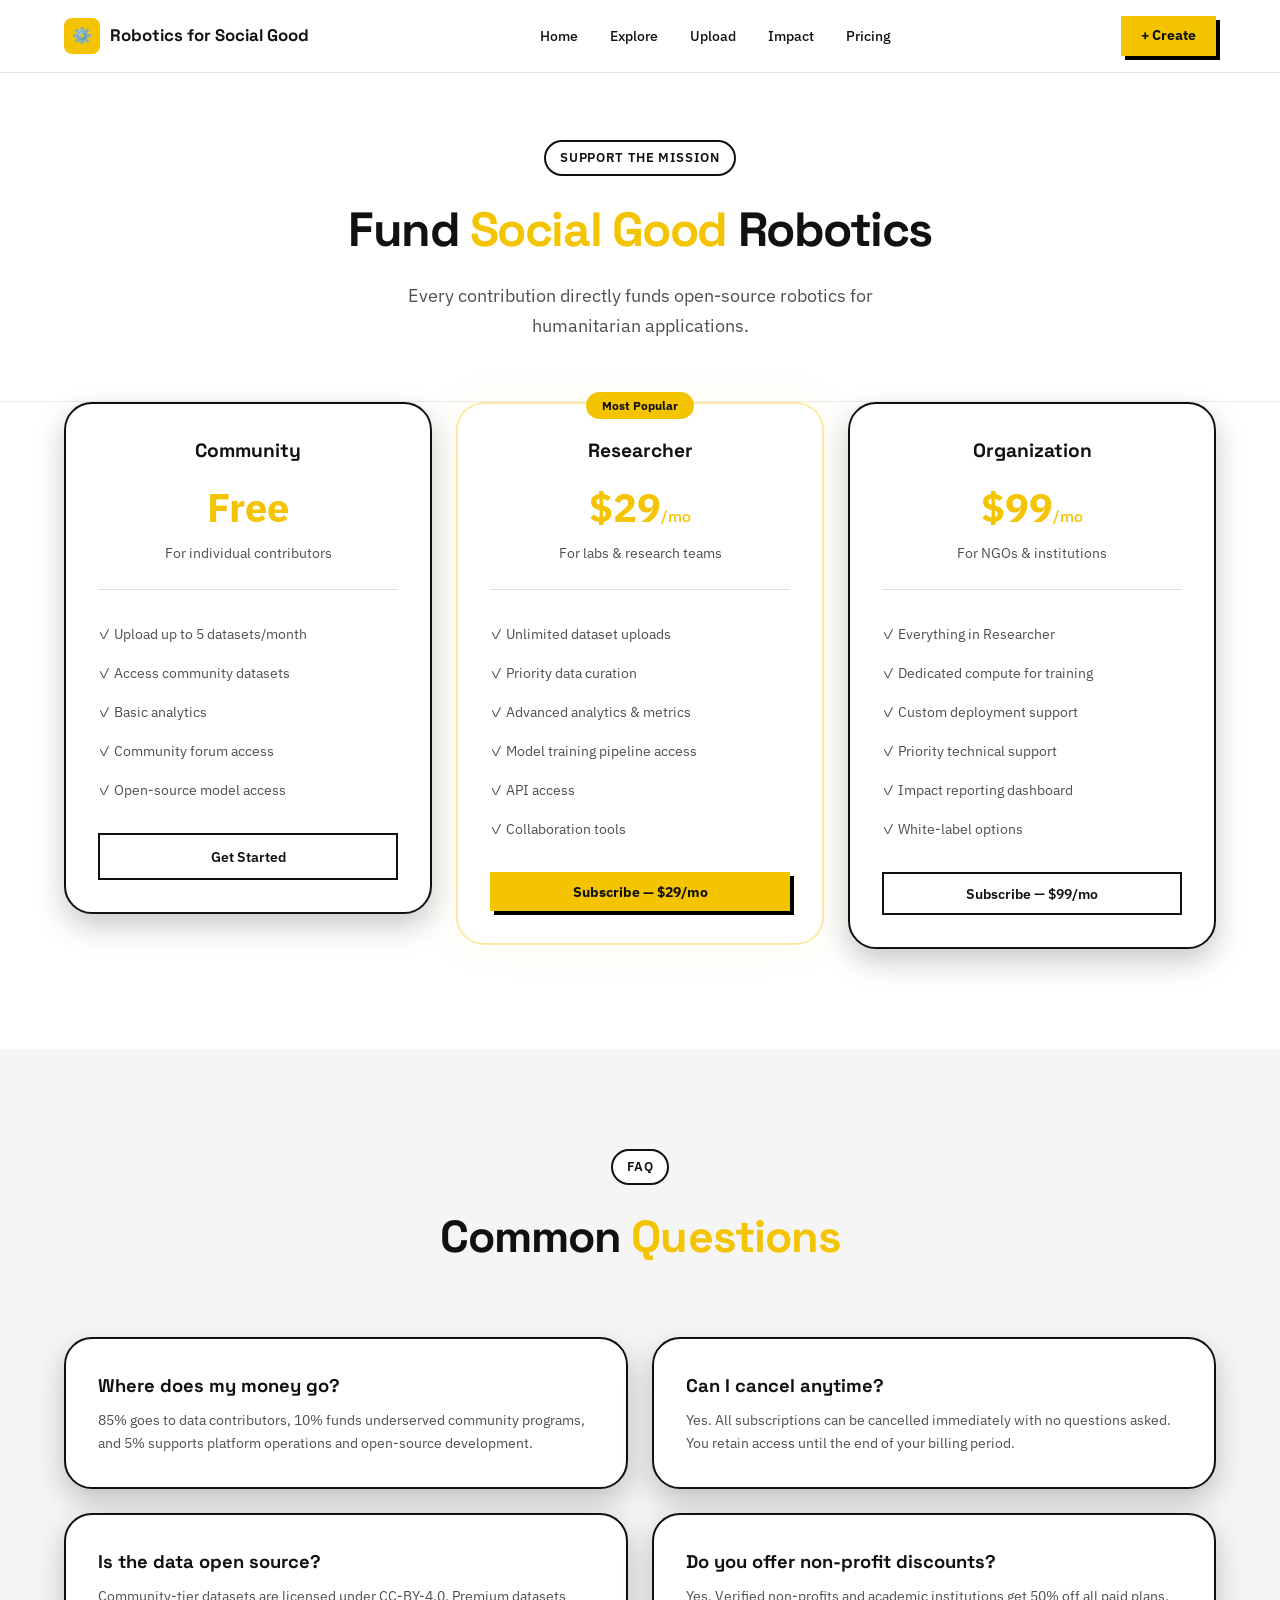
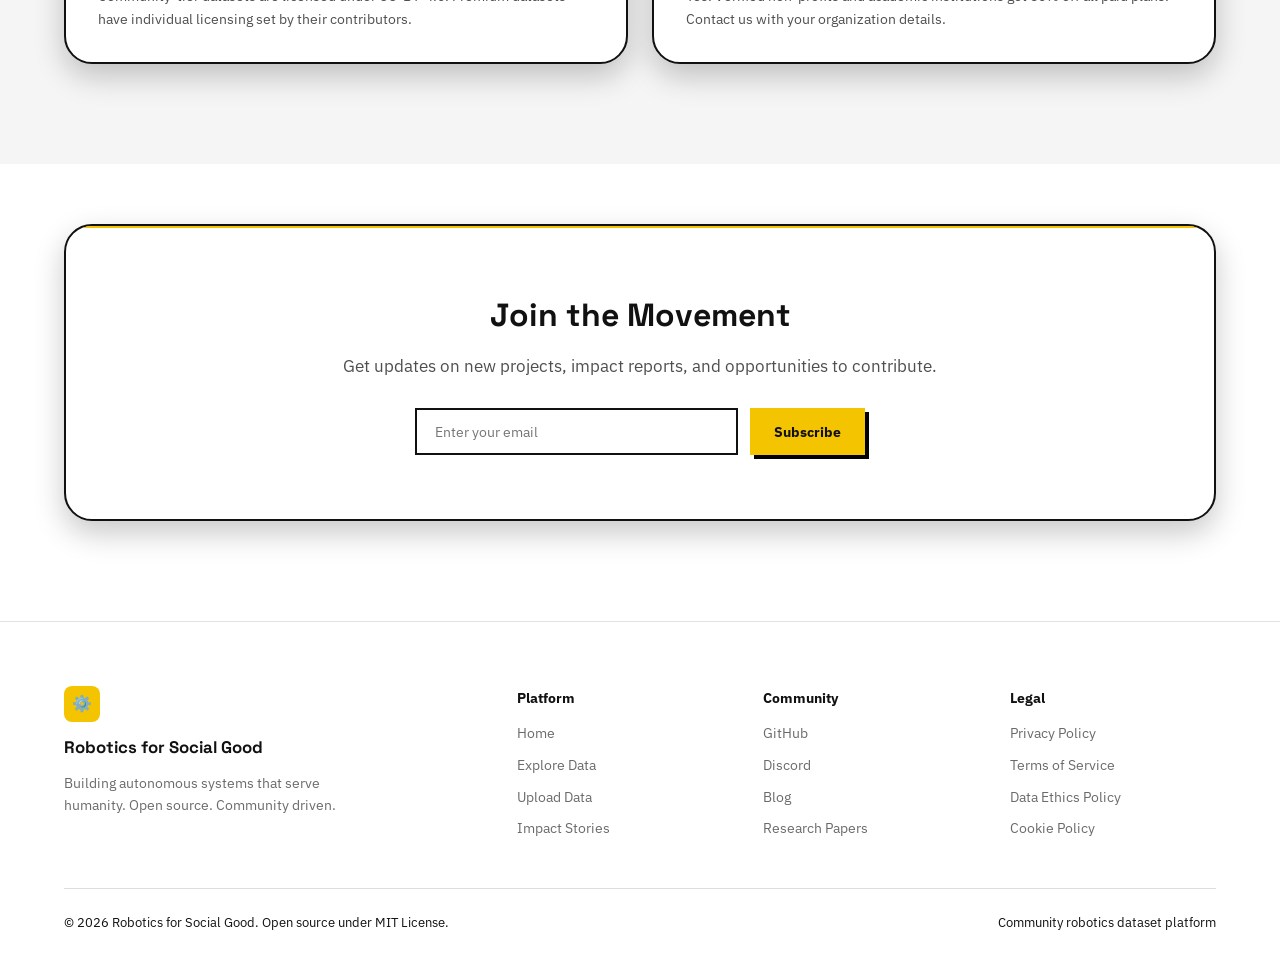
<file: pricing.html>
<!DOCTYPE html>
<html lang="en">
<head>
    <meta charset="UTF-8">
    <meta name="viewport" content="width=device-width, initial-scale=1.0">
    <title>Pricing — Robotics for Social Good</title>
    <meta name="description" content="Support humanitarian robotics research. Choose a plan that fits your mission.">
    <link rel="stylesheet" href="css/style.css">
    <link rel="stylesheet" href="css/theme.css">
    <link rel="preconnect" href="https://fonts.googleapis.com">
    <link rel="preconnect" href="https://fonts.gstatic.com" crossorigin>
    <link href="https://fonts.googleapis.com/css2?family=IBM+Plex+Sans:wght@400;500;600;700&family=Space+Grotesk:wght@500;700&display=swap" rel="stylesheet">
    <link rel="icon" type="image/svg+xml" href="data:image/svg+xml,<svg xmlns='http://www.w3.org/2000/svg' viewBox='0 0 100 100'><text y='.9em' font-size='90'>🤖</text></svg>">
</head>
<body>
    <!-- Navigation -->
    <nav class="navbar scrolled" id="navbar">
        <div class="nav-container">
            <a href="index.html" class="nav-logo">
                <span class="logo-icon">⚙️</span>
                <span class="logo-text">Robotics for Social Good</span>
            </a>
            <ul class="nav-links">
                <li><a href="index.html">Home</a></li>
                <li><a href="explore.html">Explore</a></li>
                <li><a href="upload.html">Upload</a></li>
                <li><a href="impact.html">Impact</a></li>
                <li><a href="pricing.html" class="nav-active">Pricing</a></li>
            </ul>
            <div class="nav-actions">
                <a href="upload.html" class="btn-create">+ Create</a>
                <button class="mobile-toggle" id="mobileToggle" aria-label="Toggle menu">
                    <span></span><span></span><span></span>
                </button>
            </div>
        </div>
    </nav>

    <!-- Page Header -->
    <div class="page-header">
        <div class="container">
            <span class="section-tag">Support the Mission</span>
            <h1>Fund <span class="gradient-text">Social Good</span> Robotics</h1>
            <p>Every contribution directly funds open-source robotics for humanitarian applications.</p>
        </div>
    </div>

    <!-- Pricing Section -->
    <section class="section" style="padding-top: 0;">
        <div class="container">
            <div class="pricing-grid">
                <div class="pricing-card">
                    <div class="pricing-header">
                        <h3>Community</h3>
                        <div class="price">Free</div>
                        <p>For individual contributors</p>
                    </div>
                    <ul class="pricing-features">
                        <li>&#10003; Upload up to 5 datasets/month</li>
                        <li>&#10003; Access community datasets</li>
                        <li>&#10003; Basic analytics</li>
                        <li>&#10003; Community forum access</li>
                        <li>&#10003; Open-source model access</li>
                    </ul>
                    <a href="upload.html" class="btn btn-secondary btn-full">Get Started</a>
                </div>
                <div class="pricing-card featured">
                    <div class="pricing-badge">Most Popular</div>
                    <div class="pricing-header">
                        <h3>Researcher</h3>
                        <div class="price">$29<span>/mo</span></div>
                        <p>For labs & research teams</p>
                    </div>
                    <ul class="pricing-features">
                        <li>&#10003; Unlimited dataset uploads</li>
                        <li>&#10003; Priority data curation</li>
                        <li>&#10003; Advanced analytics & metrics</li>
                        <li>&#10003; Model training pipeline access</li>
                        <li>&#10003; API access</li>
                        <li>&#10003; Collaboration tools</li>
                    </ul>
                    <button class="btn btn-primary btn-full" onclick="handlePayment('researcher')">Subscribe — $29/mo</button>
                </div>
                <div class="pricing-card">
                    <div class="pricing-header">
                        <h3>Organization</h3>
                        <div class="price">$99<span>/mo</span></div>
                        <p>For NGOs & institutions</p>
                    </div>
                    <ul class="pricing-features">
                        <li>&#10003; Everything in Researcher</li>
                        <li>&#10003; Dedicated compute for training</li>
                        <li>&#10003; Custom deployment support</li>
                        <li>&#10003; Priority technical support</li>
                        <li>&#10003; Impact reporting dashboard</li>
                        <li>&#10003; White-label options</li>
                    </ul>
                    <button class="btn btn-secondary btn-full" onclick="handlePayment('organization')">Subscribe — $99/mo</button>
                </div>
            </div>
        </div>
    </section>

    <!-- FAQ / Additional Info -->
    <section class="section section-dark">
        <div class="container">
            <div class="section-header">
                <span class="section-tag">FAQ</span>
                <h2 class="section-title">Common <span class="gradient-text">Questions</span></h2>
            </div>
            <div class="features-grid" style="grid-template-columns: repeat(2, 1fr);">
                <div class="feature-card">
                    <h3>Where does my money go?</h3>
                    <p>85% goes to data contributors, 10% funds underserved community programs, and 5% supports platform operations and open-source development.</p>
                </div>
                <div class="feature-card">
                    <h3>Can I cancel anytime?</h3>
                    <p>Yes. All subscriptions can be cancelled immediately with no questions asked. You retain access until the end of your billing period.</p>
                </div>
                <div class="feature-card">
                    <h3>Is the data open source?</h3>
                    <p>Community-tier datasets are licensed under CC-BY-4.0. Premium datasets have individual licensing set by their contributors.</p>
                </div>
                <div class="feature-card">
                    <h3>Do you offer non-profit discounts?</h3>
                    <p>Yes. Verified non-profits and academic institutions get 50% off all paid plans. Contact us with your organization details.</p>
                </div>
            </div>
        </div>
    </section>

    <!-- CTA -->
    <section class="section cta-section">
        <div class="container">
            <div class="cta-card">
                <h2>Join the Movement</h2>
                <p>Get updates on new projects, impact reports, and opportunities to contribute.</p>
                <form class="cta-form" id="newsletterForm">
                    <input type="email" placeholder="Enter your email" required>
                    <button type="submit" class="btn btn-primary">Subscribe</button>
                </form>
            </div>
        </div>
    </section>

    <!-- Footer -->
    <footer class="footer">
        <div class="container">
            <div class="footer-grid">
                <div class="footer-brand">
                    <span class="logo-icon">⚙️</span>
                    <span class="logo-text" style="font-weight:700;font-size:1.05rem;">Robotics for Social Good</span>
                    <p>Building autonomous systems that serve humanity. Open source. Community driven.</p>
                </div>
                <div class="footer-links">
                    <h4>Platform</h4>
                    <a href="index.html">Home</a>
                    <a href="explore.html">Explore Data</a>
                    <a href="upload.html">Upload Data</a>
                    <a href="impact.html">Impact Stories</a>
                </div>
                <div class="footer-links">
                    <h4>Community</h4>
                    <a href="#">GitHub</a>
                    <a href="#">Discord</a>
                    <a href="#">Blog</a>
                    <a href="#">Research Papers</a>
                </div>
                <div class="footer-links">
                    <h4>Legal</h4>
                    <a href="#">Privacy Policy</a>
                    <a href="#">Terms of Service</a>
                    <a href="#">Data Ethics Policy</a>
                    <a href="#">Cookie Policy</a>
                </div>
            </div>
            <div class="footer-bottom">
                <p>&copy; 2026 Robotics for Social Good. Open source under MIT License.</p>
                <span class="footer-powered">Community robotics dataset platform</span>
            </div>
        </div>
    </footer>

    <!-- Payment Modal -->
    <div class="modal-overlay" id="paymentModal">
        <div class="modal">
            <button class="modal-close" id="modalClose">&times;</button>
            <h2>Complete Your Subscription</h2>
            <p id="modalPlan"></p>
            <form class="payment-form" id="paymentForm">
                <div class="form-group">
                    <label>Full Name</label>
                    <input type="text" placeholder="Jane Doe" required>
                </div>
                <div class="form-group">
                    <label>Email</label>
                    <input type="email" placeholder="jane@example.com" required>
                </div>
                <div class="form-group">
                    <label>Card Number</label>
                    <input type="text" placeholder="4242 4242 4242 4242" maxlength="19" id="cardNumber" required>
                </div>
                <div class="form-row">
                    <div class="form-group">
                        <label>Expiry</label>
                        <input type="text" placeholder="MM/YY" maxlength="5" required>
                    </div>
                    <div class="form-group">
                        <label>CVC</label>
                        <input type="text" placeholder="123" maxlength="4" required>
                    </div>
                </div>
                <button type="submit" class="btn btn-primary btn-full btn-lg">
                    Pay & Subscribe
                </button>
                <p class="payment-secure">Secured with 256-bit encryption. Cancel anytime.</p>
            </form>
        </div>
    </div>

    <!-- Toast Notification -->
    <div class="toast" id="toast"></div>

    <script src="js/pricing.js"></script>
</body>
</html>
</file>
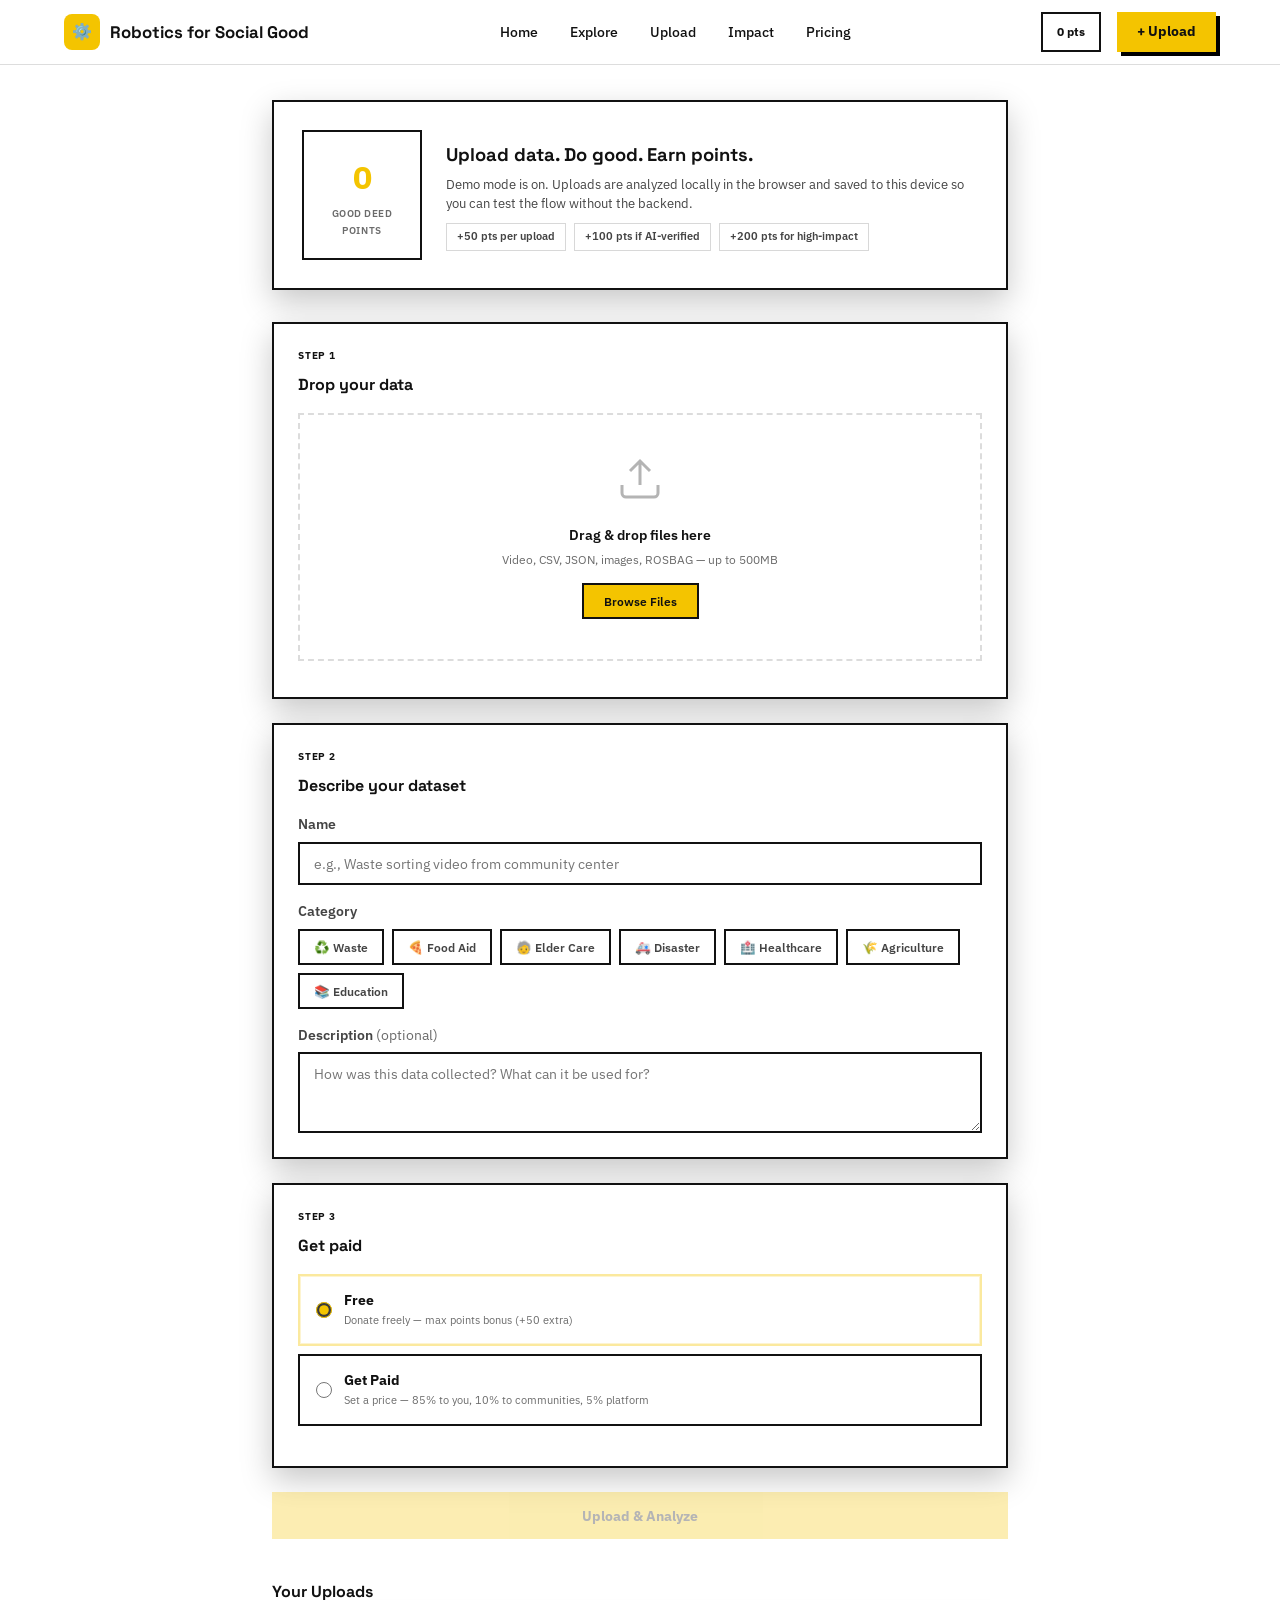
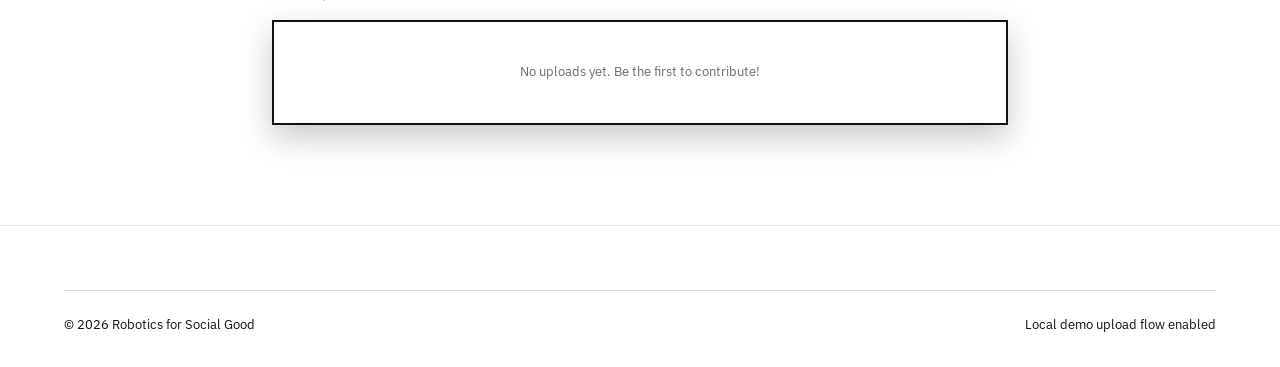
<file: upload.html>
<!DOCTYPE html>
<html lang="en">
<head>
    <meta charset="UTF-8">
    <meta name="viewport" content="width=device-width, initial-scale=1.0">
    <title>Upload — Robotics for Social Good</title>
    <link rel="stylesheet" href="css/style.css">
    <link rel="stylesheet" href="css/theme.css">
    <link rel="stylesheet" href="css/upload.css">
    <link rel="preconnect" href="https://fonts.googleapis.com">
    <link rel="preconnect" href="https://fonts.gstatic.com" crossorigin>
    <link href="https://fonts.googleapis.com/css2?family=IBM+Plex+Sans:wght@400;500;600;700&family=Space+Grotesk:wght@500;700&display=swap" rel="stylesheet">
    <link rel="icon" type="image/svg+xml" href="data:image/svg+xml,<svg xmlns='http://www.w3.org/2000/svg' viewBox='0 0 100 100'><text y='.9em' font-size='90'>🤖</text></svg>">
</head>
<body>
    <nav class="navbar scrolled" id="navbar">
        <div class="nav-container">
            <a href="index.html" class="nav-logo">
                <span class="logo-icon">⚙️</span>
                <span class="logo-text">Robotics for Social Good</span>
            </a>
            <ul class="nav-links">
                <li><a href="index.html">Home</a></li>
                <li><a href="explore.html">Explore</a></li>
                <li><a href="upload.html" class="nav-active">Upload</a></li>
                <li><a href="impact.html">Impact</a></li>
                <li><a href="pricing.html">Pricing</a></li>
            </ul>
            <div class="nav-actions">
                <span class="points-display" id="pointsDisplay">0 pts</span>
                <a href="upload.html" class="btn-create">+ Upload</a>
            </div>
        </div>
    </nav>

    <main class="upload-page">
        <!-- Points Banner -->
        <div class="points-banner">
            <div class="points-card">
                <div class="points-big" id="totalPoints">0</div>
                <div class="points-label">Good Deed Points</div>
            </div>
            <div class="points-info">
                <h2>Upload data. Do good. Earn points.</h2>
                <p>Demo mode is on. Uploads are analyzed locally in the browser and saved to this device so you can test the flow without the backend.</p>
                <div class="points-tiers">
                    <span class="tier">+50 pts per upload</span>
                    <span class="tier">+100 pts if AI-verified</span>
                    <span class="tier">+200 pts for high-impact</span>
                </div>
            </div>
        </div>

        <!-- Upload Flow -->
        <div class="upload-flow">
            <!-- Step 1: Drop files -->
            <div class="upload-step" id="step1">
                <div class="step-badge">Step 1</div>
                <h3>Drop your data</h3>
                <div class="drop-zone" id="dropZone">
                    <svg width="48" height="48" viewBox="0 0 24 24" fill="none" stroke="currentColor" stroke-width="1.5">
                        <path d="M21 15v4a2 2 0 01-2 2H5a2 2 0 01-2-2v-4M17 8l-5-5-5 5M12 3v12"/>
                    </svg>
                    <p class="drop-main">Drag & drop files here</p>
                    <p class="drop-sub">Video, CSV, JSON, images, ROSBAG — up to 500MB</p>
                    <button class="btn-browse" id="browseBtn">Browse Files</button>
                    <input type="file" id="fileInput" multiple hidden>
                </div>
                <div class="file-list" id="fileList"></div>
            </div>

            <!-- Step 2: Details -->
            <div class="upload-step" id="step2">
                <div class="step-badge">Step 2</div>
                <h3>Describe your dataset</h3>
                <div class="form-stack">
                    <div class="form-group">
                        <label>Name</label>
                        <input type="text" id="datasetName" placeholder="e.g., Waste sorting video from community center">
                    </div>
                    <div class="form-group">
                        <label>Category</label>
                        <div class="category-pills" id="categoryPills">
                            <button class="cat-pill" data-cat="waste-segregation">♻️ Waste</button>
                            <button class="cat-pill" data-cat="food-outreach">🍕 Food Aid</button>
                            <button class="cat-pill" data-cat="elder-support">🧓 Elder Care</button>
                            <button class="cat-pill" data-cat="disaster-response">🚑 Disaster</button>
                            <button class="cat-pill" data-cat="healthcare">🏥 Healthcare</button>
                            <button class="cat-pill" data-cat="agriculture">🌾 Agriculture</button>
                            <button class="cat-pill" data-cat="education">📚 Education</button>
                        </div>
                    </div>
                    <div class="form-group">
                        <label>Description <span class="optional">(optional)</span></label>
                        <textarea id="datasetDesc" rows="3" placeholder="How was this data collected? What can it be used for?"></textarea>
                    </div>
                </div>
            </div>

            <!-- Step 3: Payout -->
            <div class="upload-step" id="step3">
                <div class="step-badge">Step 3</div>
                <h3>Get paid</h3>
                <div class="payout-options">
                    <label class="payout-opt selected" data-val="free">
                        <input type="radio" name="payout" value="free" checked>
                        <div class="opt-body">
                            <strong>Free</strong>
                            <span>Donate freely — max points bonus (+50 extra)</span>
                        </div>
                    </label>
                    <label class="payout-opt" data-val="paid">
                        <input type="radio" name="payout" value="paid">
                        <div class="opt-body">
                            <strong>Get Paid</strong>
                            <span>Set a price — 85% to you, 10% to communities, 5% platform</span>
                        </div>
                    </label>
                </div>
                <div class="paid-fields" id="paidFields" style="display:none;">
                    <div class="form-row">
                        <div class="form-group">
                            <label>Price (USD)</label>
                            <input type="number" id="priceInput" placeholder="10.00" min="1" step="0.01">
                        </div>
                        <div class="form-group">
                            <label>Payout email</label>
                            <input type="email" id="payoutEmail" placeholder="you@email.com">
                        </div>
                    </div>
                </div>
            </div>

            <!-- Submit -->
            <div class="upload-actions">
                <button class="btn-upload" id="submitBtn" disabled>
                    <span id="submitText">Upload & Analyze</span>
                </button>
            </div>
        </div>

        <!-- Analysis Results (shown after submit) -->
        <div class="analysis-panel" id="analysisPanel" style="display:none;">
            <div class="analysis-header">
                <div class="analysis-icon">🔬</div>
                <div>
                    <h3>Demo Analysis</h3>
                    <p class="analysis-status" id="analysisStatus">Analyzing...</p>
                </div>
            </div>
            <div class="analysis-progress" id="analysisProgress">
                <div class="progress-bar"><div class="progress-fill" id="progressFill"></div></div>
            </div>
            <div class="analysis-results" id="analysisResults" style="display:none;">
                <div class="result-row">
                    <span class="result-label">Category</span>
                    <span class="result-value" id="resultCategory">—</span>
                </div>
                <div class="result-row">
                    <span class="result-label">Confidence</span>
                    <span class="result-value" id="resultConfidence">—</span>
                </div>
                <div class="result-row">
                    <span class="result-label">Events Detected</span>
                    <span class="result-value" id="resultEvents">—</span>
                </div>
                <div class="result-row">
                    <span class="result-label">Summary</span>
                    <span class="result-value result-summary" id="resultSummary">—</span>
                </div>
                <div class="result-row">
                    <span class="result-label">Points Earned</span>
                    <span class="result-value result-points" id="resultPoints">—</span>
                </div>
            </div>
        </div>

        <!-- Recent Uploads -->
        <div class="recent-section">
            <h3>Your Uploads</h3>
            <div class="recent-list" id="recentList">
                <div class="recent-empty">No uploads yet. Be the first to contribute!</div>
            </div>
        </div>
    </main>

    <footer class="footer" style="margin-top:60px;">
        <div class="container">
            <div class="footer-bottom">
                <p>&copy; 2026 Robotics for Social Good</p>
                <span class="footer-powered">Local demo upload flow enabled</span>
            </div>
        </div>
    </footer>

    <div class="toast" id="toast"></div>

    <script src="js/upload.js"></script>
</body>
</html>
</file>
<file: css/style.css>
/* ===== RESET & BASE ===== */
*, *::before, *::after {
    margin: 0;
    padding: 0;
    box-sizing: border-box;
}

:root {
    --bg-primary: #0a0a0f;
    --bg-secondary: #111118;
    --bg-card: #16161f;
    --bg-card-hover: #1c1c28;
    --border: #2a2a3a;
    --text-primary: #f0f0f5;
    --text-secondary: #9999aa;
    --text-muted: #666680;
    --accent: #00cec9;
    --accent-1: #00cec9;
    --accent-2: #00cec9;
    --radius: 12px;
    --radius-lg: 16px;
    --shadow: 0 4px 30px rgba(0,0,0,0.3);
    --transition: 0.3s cubic-bezier(0.4, 0, 0.2, 1);
}

html {
    scroll-behavior: smooth;
}

body {
    font-family: 'Inter', -apple-system, BlinkMacSystemFont, sans-serif;
    background: var(--bg-primary);
    color: var(--text-primary);
    line-height: 1.6;
    overflow-x: hidden;
}

a {
    color: inherit;
    text-decoration: none;
}

.container {
    max-width: 1200px;
    margin: 0 auto;
    padding: 0 24px;
}

/* ===== NAVBAR ===== */
.navbar {
    position: fixed;
    top: 0;
    left: 0;
    right: 0;
    z-index: 1000;
    padding: 16px 0;
    transition: var(--transition);
    backdrop-filter: blur(20px);
    -webkit-backdrop-filter: blur(20px);
    background: rgba(10, 10, 15, 0.85);
    border-bottom: 1px solid transparent;
}

.navbar.scrolled {
    border-bottom-color: var(--border);
    padding: 12px 0;
}

.nav-container {
    max-width: 1200px;
    margin: 0 auto;
    padding: 0 24px;
    display: flex;
    align-items: center;
    justify-content: space-between;
}

.nav-logo {
    display: flex;
    align-items: center;
    gap: 10px;
    font-weight: 700;
    font-size: 1.05rem;
}

.logo-icon {
    font-size: 1.4rem;
}

.nav-links {
    display: flex;
    list-style: none;
    gap: 32px;
}

.nav-links a {
    color: var(--text-secondary);
    font-size: 0.9rem;
    font-weight: 500;
    transition: var(--transition);
}

.nav-links a:hover,
.nav-links a.nav-active {
    color: var(--text-primary);
}

.nav-actions {
    display: flex;
    align-items: center;
    gap: 16px;
}

.btn-create {
    display: inline-flex;
    align-items: center;
    gap: 6px;
    padding: 9px 20px;
    background: white;
    color: #0a0a0f;
    border-radius: 10px;
    font-weight: 700;
    font-size: 0.85rem;
    border: none;
    cursor: pointer;
    transition: var(--transition);
}

.btn-create:hover {
    background: #e0e0e0;
    transform: translateY(-1px);
}

.mobile-toggle {
    display: none;
    flex-direction: column;
    gap: 5px;
    background: none;
    border: none;
    cursor: pointer;
    padding: 4px;
}

.mobile-toggle span {
    width: 24px;
    height: 2px;
    background: var(--text-primary);
    border-radius: 2px;
    transition: var(--transition);
}

/* ===== BUTTONS ===== */
.btn {
    display: inline-flex;
    align-items: center;
    gap: 8px;
    padding: 10px 24px;
    border-radius: 10px;
    font-weight: 600;
    font-size: 0.9rem;
    border: none;
    cursor: pointer;
    transition: var(--transition);
    font-family: inherit;
}

.btn-primary {
    background: white;
    color: #0a0a0f;
    font-weight: 700;
}

.btn-primary:hover {
    transform: translateY(-2px);
    background: #e0e0e0;
}

.btn-secondary {
    background: transparent;
    color: var(--text-primary);
    border: 1px solid var(--border);
}

.btn-secondary:hover {
    border-color: var(--accent);
    background: rgba(0, 206, 201, 0.06);
}

.btn-lg {
    padding: 14px 32px;
    font-size: 1rem;
    border-radius: 12px;
}

.btn-full {
    width: 100%;
    justify-content: center;
}

/* ===== ACCENT TEXT ===== */
.gradient-text {
    color: var(--accent);
}

/* ===== HERO ===== */
.hero {
    position: relative;
    min-height: 100vh;
    display: flex;
    align-items: center;
    padding: 120px 24px 80px;
    max-width: 1200px;
    margin: 0 auto;
    gap: 60px;
}

.hero-compact {
    min-height: auto;
    padding-bottom: 36px;
}

.hero-bg {
    position: fixed;
    top: 0;
    left: 0;
    right: 0;
    bottom: 0;
    z-index: -1;
    overflow: hidden;
}

.grid-overlay {
    position: absolute;
    inset: 0;
    background-image:
        linear-gradient(rgba(0, 206, 201, 0.03) 1px, transparent 1px),
        linear-gradient(90deg, rgba(0, 206, 201, 0.03) 1px, transparent 1px);
    background-size: 60px 60px;
}

.hero-content {
    flex: 1;
    z-index: 1;
}

.hero-badge {
    display: inline-flex;
    align-items: center;
    gap: 8px;
    padding: 8px 16px;
    background: rgba(0, 206, 201, 0.08);
    border: 1px solid rgba(0, 206, 201, 0.2);
    border-radius: 50px;
    font-size: 0.8rem;
    color: var(--accent);
    margin-bottom: 24px;
    font-weight: 500;
}

.badge-dot {
    width: 8px;
    height: 8px;
    background: var(--accent);
    border-radius: 50%;
    animation: pulse 2s ease-in-out infinite;
}

@keyframes pulse {
    0%, 100% { opacity: 1; }
    50% { opacity: 0.4; }
}

.hero-title {
    font-size: clamp(2.5rem, 5vw, 4.2rem);
    font-weight: 900;
    line-height: 1.1;
    letter-spacing: -0.03em;
    margin-bottom: 20px;
}

.hero-subtitle {
    font-size: 1.1rem;
    color: var(--text-secondary);
    max-width: 520px;
    margin-bottom: 32px;
    line-height: 1.7;
}

.hero-cta {
    display: flex;
    gap: 16px;
    margin-bottom: 48px;
    flex-wrap: wrap;
}

.hero-stats {
    display: flex;
    gap: 40px;
}

.stat {
    display: flex;
    flex-direction: column;
}

.stat-number {
    font-size: 1.8rem;
    font-weight: 800;
    color: var(--accent);
}

.stat-label {
    font-size: 0.8rem;
    color: var(--text-muted);
    font-weight: 500;
}

/* ===== HERO VISUAL ===== */
.hero-visual {
    flex: 0 0 400px;
    display: flex;
    align-items: center;
    justify-content: center;
}

.robot-display {
    position: relative;
    width: 350px;
    height: 350px;
}

.orbit {
    position: absolute;
    border: 1px solid rgba(0, 206, 201, 0.12);
    border-radius: 50%;
    top: 50%;
    left: 50%;
    transform: translate(-50%, -50%);
}

.orbit-1 {
    width: 150px;
    height: 150px;
    animation: spin 20s linear infinite;
}

.orbit-2 {
    width: 250px;
    height: 250px;
    border-color: rgba(0, 206, 201, 0.08);
    animation: spin 30s linear infinite reverse;
}

.orbit-3 {
    width: 340px;
    height: 340px;
    border-color: rgba(0, 206, 201, 0.05);
    animation: spin 40s linear infinite;
}

@keyframes spin {
    from { transform: translate(-50%, -50%) rotate(0deg); }
    to { transform: translate(-50%, -50%) rotate(360deg); }
}

.core-sphere {
    position: absolute;
    width: 80px;
    height: 80px;
    top: 50%;
    left: 50%;
    transform: translate(-50%, -50%);
    background: var(--accent);
    border-radius: 50%;
    box-shadow: 0 0 60px rgba(0, 206, 201, 0.4);
    animation: corePulse 3s ease-in-out infinite;
}

@keyframes corePulse {
    0%, 100% { box-shadow: 0 0 60px rgba(0, 206, 201, 0.4); }
    50% { box-shadow: 0 0 90px rgba(0, 206, 201, 0.6); }
}

.data-node {
    position: absolute;
    width: 44px;
    height: 44px;
    display: flex;
    align-items: center;
    justify-content: center;
    background: var(--bg-card);
    border: 1px solid var(--border);
    border-radius: 12px;
    font-size: 1.2rem;
    box-shadow: var(--shadow);
}

.node-1 { top: 5%; left: 50%; transform: translateX(-50%); animation: nodeFloat 4s ease-in-out infinite; }
.node-2 { top: 25%; right: 5%; animation: nodeFloat 5s ease-in-out infinite 0.5s; }
.node-3 { bottom: 25%; right: 5%; animation: nodeFloat 4.5s ease-in-out infinite 1s; }
.node-4 { bottom: 5%; left: 50%; transform: translateX(-50%); animation: nodeFloat 5.5s ease-in-out infinite 1.5s; }
.node-5 { bottom: 25%; left: 5%; animation: nodeFloat 4s ease-in-out infinite 2s; }
.node-6 { top: 25%; left: 5%; animation: nodeFloat 5s ease-in-out infinite 2.5s; }

@keyframes nodeFloat {
    0%, 100% { transform: translateY(0); }
    50% { transform: translateY(-8px); }
}

.node-1, .node-4 {
    animation: nodeFloat 4s ease-in-out infinite;
}

/* ===== SECTIONS ===== */
.section {
    padding: 100px 0;
}

.section-dark {
    background: var(--bg-secondary);
}

.section-header {
    text-align: center;
    max-width: 650px;
    margin: 0 auto 64px;
}

.section-tag {
    display: inline-block;
    padding: 6px 14px;
    background: rgba(0, 206, 201, 0.08);
    border: 1px solid rgba(0, 206, 201, 0.2);
    border-radius: 50px;
    font-size: 0.8rem;
    color: var(--accent);
    font-weight: 600;
    margin-bottom: 16px;
    text-transform: uppercase;
    letter-spacing: 0.05em;
}

.section-title {
    font-size: clamp(1.8rem, 3.5vw, 2.8rem);
    font-weight: 800;
    margin-bottom: 16px;
    letter-spacing: -0.02em;
}

.section-desc {
    color: var(--text-secondary);
    font-size: 1.05rem;
    line-height: 1.7;
}

/* ===== FEATURES GRID ===== */
.features-grid {
    display: grid;
    grid-template-columns: repeat(3, 1fr);
    gap: 24px;
}

.feature-card {
    background: var(--bg-card);
    border: 1px solid var(--border);
    border-radius: var(--radius-lg);
    padding: 32px;
    transition: var(--transition);
}

.feature-card:hover {
    background: var(--bg-card-hover);
    border-color: rgba(0, 206, 201, 0.3);
    transform: translateY(-4px);
}

.feature-icon {
    font-size: 2.2rem;
    margin-bottom: 16px;
}

.feature-card h3 {
    font-size: 1.15rem;
    margin-bottom: 8px;
    font-weight: 700;
}

.feature-card p {
    color: var(--text-secondary);
    font-size: 0.9rem;
    line-height: 1.6;
}

/* ===== PIPELINE ===== */
.pipeline {
    display: flex;
    align-items: stretch;
    gap: 0;
    max-width: 900px;
    margin: 0 auto;
}

.pipeline-step {
    flex: 1;
    background: var(--bg-card);
    border: 1px solid var(--border);
    border-radius: var(--radius-lg);
    padding: 32px 24px;
    transition: var(--transition);
    position: relative;
}

.pipeline-step:hover {
    border-color: rgba(0, 206, 201, 0.3);
    transform: translateY(-4px);
}

.step-number {
    font-size: 2.5rem;
    font-weight: 900;
    color: var(--accent);
    margin-bottom: 12px;
}

.step-content h3 {
    font-size: 1.1rem;
    margin-bottom: 8px;
    font-weight: 700;
}

.step-content p {
    color: var(--text-secondary);
    font-size: 0.85rem;
    line-height: 1.6;
}

.pipeline-connector {
    width: 40px;
    display: flex;
    align-items: center;
    justify-content: center;
    position: relative;
}

.pipeline-connector::before {
    content: '\2192';
    color: var(--accent);
    font-size: 1.5rem;
}

/* ===== UPLOAD AREA ===== */
.upload-area {
    display: grid;
    grid-template-columns: 1fr 1fr;
    gap: 32px;
    max-width: 1000px;
    margin: 0 auto;
}

.upload-card, .payment-card {
    background: var(--bg-card);
    border: 1px solid var(--border);
    border-radius: var(--radius-lg);
    padding: 32px;
}

.upload-zone {
    border: 2px dashed var(--border);
    border-radius: var(--radius);
    padding: 48px 24px;
    text-align: center;
    cursor: pointer;
    transition: var(--transition);
    margin-bottom: 24px;
}

.upload-zone:hover,
.upload-zone.dragover {
    border-color: var(--accent);
    background: rgba(0, 206, 201, 0.04);
}

.upload-icon {
    color: var(--accent);
    margin-bottom: 16px;
}

.upload-zone h3 {
    margin-bottom: 8px;
    font-size: 1.1rem;
}

.upload-zone p {
    color: var(--text-secondary);
    font-size: 0.85rem;
}

.upload-hint {
    margin-top: 12px;
}

.upload-browse {
    color: var(--accent);
    cursor: pointer;
    text-decoration: underline;
}

.upload-meta {
    display: flex;
    flex-direction: column;
    gap: 16px;
}

.form-group {
    display: flex;
    flex-direction: column;
    gap: 6px;
}

.form-group label {
    font-size: 0.85rem;
    font-weight: 600;
    color: var(--text-secondary);
}

.form-group input,
.form-group select,
.form-group textarea {
    background: var(--bg-primary);
    border: 1px solid var(--border);
    border-radius: 8px;
    padding: 10px 14px;
    color: var(--text-primary);
    font-family: inherit;
    font-size: 0.9rem;
    transition: var(--transition);
    outline: none;
}

.form-group input:focus,
.form-group select:focus,
.form-group textarea:focus {
    border-color: var(--accent);
    box-shadow: 0 0 0 3px rgba(0, 206, 201, 0.12);
}

.form-group textarea {
    resize: vertical;
}

/* ===== PAYMENT CARD ===== */
.payment-card h3 {
    font-size: 1.2rem;
    margin-bottom: 8px;
}

.payment-desc {
    color: var(--text-secondary);
    font-size: 0.9rem;
    margin-bottom: 20px;
}

.payment-options {
    display: flex;
    flex-direction: column;
    gap: 10px;
    margin-bottom: 20px;
}

.payment-option {
    display: flex;
    align-items: center;
    gap: 12px;
    padding: 12px 16px;
    background: var(--bg-primary);
    border: 1px solid var(--border);
    border-radius: 10px;
    cursor: pointer;
    transition: var(--transition);
}

.payment-option:hover {
    border-color: rgba(0, 206, 201, 0.3);
}

.payment-option input[type="radio"] {
    accent-color: var(--accent);
    width: 18px;
    height: 18px;
}

.payment-option input[type="radio"]:checked ~ .option-content .option-title {
    color: var(--accent);
}

.option-content {
    display: flex;
    flex-direction: column;
}

.option-title {
    font-weight: 600;
    font-size: 0.9rem;
}

.option-desc {
    font-size: 0.75rem;
    color: var(--text-muted);
}

.custom-price-input {
    margin-bottom: 20px;
}

.custom-price-input label {
    font-size: 0.85rem;
    font-weight: 600;
    color: var(--text-secondary);
    display: block;
    margin-bottom: 6px;
}

.price-input-wrapper {
    display: flex;
    align-items: center;
    background: var(--bg-primary);
    border: 1px solid var(--border);
    border-radius: 8px;
    overflow: hidden;
}

.currency {
    padding: 10px 14px;
    background: var(--bg-secondary);
    color: var(--accent);
    font-weight: 700;
    border-right: 1px solid var(--border);
}

.price-input-wrapper input {
    flex: 1;
    background: transparent;
    border: none;
    padding: 10px 14px;
    color: var(--text-primary);
    font-family: inherit;
    font-size: 1rem;
    outline: none;
}

.payment-info {
    background: var(--bg-primary);
    border-radius: 10px;
    padding: 16px;
    margin-bottom: 20px;
}

.info-row {
    display: flex;
    justify-content: space-between;
    padding: 6px 0;
    font-size: 0.8rem;
    color: var(--text-secondary);
}

.info-row.highlight {
    color: var(--accent);
    font-weight: 700;
    border-top: 1px solid var(--border);
    padding-top: 10px;
    margin-top: 4px;
}

.payout-method {
    margin-bottom: 20px;
}

.payout-method label {
    font-size: 0.85rem;
    font-weight: 600;
    color: var(--text-secondary);
    display: block;
    margin-bottom: 6px;
}

.payout-method input {
    width: 100%;
    background: var(--bg-primary);
    border: 1px solid var(--border);
    border-radius: 8px;
    padding: 10px 14px;
    color: var(--text-primary);
    font-family: inherit;
    font-size: 0.9rem;
    transition: var(--transition);
    outline: none;
}

.payout-method input:focus {
    border-color: var(--accent);
    box-shadow: 0 0 0 3px rgba(0, 206, 201, 0.12);
}

/* ===== IMPACT ===== */
.impact-grid {
    display: grid;
    grid-template-columns: repeat(3, 1fr);
    gap: 24px;
}

.impact-card {
    background: var(--bg-card);
    border: 1px solid var(--border);
    border-radius: var(--radius-lg);
    padding: 28px;
    transition: var(--transition);
}

.impact-card:hover {
    transform: translateY(-4px);
    border-color: rgba(0, 206, 201, 0.3);
}

.impact-header {
    display: flex;
    justify-content: space-between;
    align-items: center;
    margin-bottom: 16px;
}

.impact-tag {
    padding: 4px 12px;
    background: rgba(0, 206, 201, 0.1);
    border: 1px solid rgba(0, 206, 201, 0.2);
    border-radius: 50px;
    font-size: 0.7rem;
    color: var(--accent);
    font-weight: 700;
    text-transform: uppercase;
}

.impact-location {
    font-size: 0.85rem;
    color: var(--text-secondary);
}

.impact-card h3 {
    font-size: 1.1rem;
    margin-bottom: 8px;
    font-weight: 700;
}

.impact-card p {
    color: var(--text-secondary);
    font-size: 0.85rem;
    line-height: 1.6;
    margin-bottom: 16px;
}

.impact-stat {
    display: flex;
    align-items: baseline;
    gap: 8px;
    padding-top: 16px;
    border-top: 1px solid var(--border);
}

.impact-number {
    font-size: 1.5rem;
    font-weight: 800;
    color: var(--accent);
}

.impact-stat span:last-child {
    color: var(--text-muted);
    font-size: 0.8rem;
}

/* ===== PRICING ===== */
.pricing-grid {
    display: grid;
    grid-template-columns: repeat(3, 1fr);
    gap: 24px;
    align-items: start;
}

.pricing-card {
    background: var(--bg-card);
    border: 1px solid var(--border);
    border-radius: var(--radius-lg);
    padding: 32px;
    transition: var(--transition);
    position: relative;
}

.pricing-card:hover {
    transform: translateY(-4px);
}

.pricing-card.featured {
    border-color: var(--accent);
    box-shadow: 0 0 40px rgba(0, 206, 201, 0.1);
}

.pricing-badge {
    position: absolute;
    top: -12px;
    left: 50%;
    transform: translateX(-50%);
    padding: 4px 16px;
    background: var(--accent);
    color: #0a0a0f;
    border-radius: 50px;
    font-size: 0.75rem;
    font-weight: 700;
    white-space: nowrap;
}

.pricing-header {
    text-align: center;
    padding-bottom: 24px;
    border-bottom: 1px solid var(--border);
    margin-bottom: 24px;
}

.pricing-header h3 {
    font-size: 1.2rem;
    margin-bottom: 8px;
}

.price {
    font-size: 2.5rem;
    font-weight: 900;
    color: var(--accent);
}

.price span {
    font-size: 1rem;
    font-weight: 500;
}

.pricing-header p {
    color: var(--text-muted);
    font-size: 0.85rem;
    margin-top: 4px;
}

.pricing-features {
    list-style: none;
    margin-bottom: 24px;
}

.pricing-features li {
    padding: 8px 0;
    font-size: 0.9rem;
    color: var(--text-secondary);
}

/* ===== CTA ===== */
.cta-section {
    padding: 60px 0 100px;
}

.cta-card {
    background: var(--bg-card);
    border: 1px solid var(--border);
    border-radius: var(--radius-lg);
    padding: 64px;
    text-align: center;
    position: relative;
    overflow: hidden;
}

.cta-card::before {
    content: '';
    position: absolute;
    top: 0;
    left: 0;
    right: 0;
    height: 2px;
    background: var(--accent);
}

.cta-card h2 {
    font-size: 2rem;
    font-weight: 800;
    margin-bottom: 12px;
}

.cta-card p {
    color: var(--text-secondary);
    margin-bottom: 28px;
    font-size: 1.05rem;
}

.cta-form {
    display: flex;
    gap: 12px;
    max-width: 450px;
    margin: 0 auto;
}

.cta-form input {
    flex: 1;
    background: var(--bg-primary);
    border: 1px solid var(--border);
    border-radius: 10px;
    padding: 12px 18px;
    color: var(--text-primary);
    font-family: inherit;
    font-size: 0.9rem;
    outline: none;
    transition: var(--transition);
}

.cta-form input:focus {
    border-color: var(--accent);
}

/* ===== FOOTER ===== */
.footer {
    background: var(--bg-secondary);
    border-top: 1px solid var(--border);
    padding: 64px 0 32px;
}

.footer-grid {
    display: grid;
    grid-template-columns: 2fr 1fr 1fr 1fr;
    gap: 40px;
    margin-bottom: 48px;
}

.footer-brand {
    display: flex;
    flex-direction: column;
    gap: 12px;
}

.footer-brand p {
    color: var(--text-muted);
    font-size: 0.85rem;
    line-height: 1.6;
    max-width: 280px;
}

.footer-links {
    display: flex;
    flex-direction: column;
    gap: 10px;
}

.footer-links h4 {
    font-size: 0.9rem;
    font-weight: 700;
    margin-bottom: 4px;
}

.footer-links a {
    color: var(--text-muted);
    font-size: 0.85rem;
    transition: var(--transition);
}

.footer-links a:hover {
    color: var(--text-primary);
}

.footer-bottom {
    border-top: 1px solid var(--border);
    padding-top: 24px;
    display: flex;
    justify-content: space-between;
    align-items: center;
}

.footer-bottom p {
    color: var(--text-muted);
    font-size: 0.8rem;
}

.footer-powered {
    color: var(--text-muted);
    font-size: 0.8rem;
}

.footer-powered strong {
    color: var(--accent);
}

/* ===== MODAL ===== */
.modal-overlay {
    position: fixed;
    inset: 0;
    background: rgba(0, 0, 0, 0.7);
    backdrop-filter: blur(8px);
    z-index: 2000;
    display: flex;
    align-items: center;
    justify-content: center;
    opacity: 0;
    pointer-events: none;
    transition: var(--transition);
}

.modal-overlay.active {
    opacity: 1;
    pointer-events: all;
}

.modal {
    background: var(--bg-card);
    border: 1px solid var(--border);
    border-radius: var(--radius-lg);
    padding: 40px;
    max-width: 440px;
    width: 90%;
    position: relative;
    transform: translateY(20px);
    transition: var(--transition);
}

.modal-overlay.active .modal {
    transform: translateY(0);
}

.modal-close {
    position: absolute;
    top: 16px;
    right: 16px;
    background: none;
    border: none;
    color: var(--text-muted);
    font-size: 1.5rem;
    cursor: pointer;
    transition: var(--transition);
}

.modal-close:hover {
    color: var(--text-primary);
}

.modal h2 {
    font-size: 1.4rem;
    margin-bottom: 8px;
}

.modal p {
    color: var(--text-secondary);
    font-size: 0.9rem;
    margin-bottom: 24px;
}

.payment-form {
    display: flex;
    flex-direction: column;
    gap: 16px;
}

.form-row {
    display: grid;
    grid-template-columns: 1fr 1fr;
    gap: 16px;
}

.payment-secure {
    text-align: center;
    font-size: 0.75rem;
    color: var(--text-muted);
    margin-top: 8px;
}

/* ===== TOAST ===== */
.toast {
    position: fixed;
    bottom: 32px;
    right: 32px;
    background: var(--bg-card);
    border: 1px solid var(--accent);
    border-radius: var(--radius);
    padding: 16px 24px;
    color: var(--text-primary);
    font-size: 0.9rem;
    font-weight: 500;
    z-index: 3000;
    transform: translateY(100px);
    opacity: 0;
    transition: var(--transition);
    box-shadow: 0 8px 40px rgba(0, 206, 201, 0.15);
}

.toast.show {
    transform: translateY(0);
    opacity: 1;
}

/* ===== SHOWCASE / MARKETPLACE ===== */
.marketplace-section {
    padding-top: 40px;
}

.marketplace-shell {
    position: relative;
    padding: 40px;
    border: 1px solid rgba(255, 255, 255, 0.06);
    border-radius: 28px;
    background:
        radial-gradient(circle at top right, rgba(0, 206, 201, 0.12), transparent 28%),
        linear-gradient(180deg, rgba(255, 255, 255, 0.02), rgba(255, 255, 255, 0.01)),
        var(--bg-secondary);
    box-shadow: 0 24px 80px rgba(0, 0, 0, 0.35);
    overflow: hidden;
}

.marketplace-shell::before {
    content: '';
    position: absolute;
    inset: 0;
    background-image:
        linear-gradient(rgba(255, 255, 255, 0.03) 1px, transparent 1px),
        linear-gradient(90deg, rgba(255, 255, 255, 0.03) 1px, transparent 1px);
    background-size: 48px 48px;
    mask-image: linear-gradient(180deg, rgba(0, 0, 0, 0.45), transparent 90%);
    pointer-events: none;
}

.marketplace-header {
    position: relative;
    z-index: 1;
    text-align: left;
    margin: 0 0 32px;
    max-width: 760px;
}

.marketplace-intro {
    position: relative;
    z-index: 1;
    display: grid;
    grid-template-columns: repeat(3, minmax(0, 1fr));
    gap: 16px;
    margin-bottom: 24px;
}

.marketplace-stat {
    padding: 18px 20px;
    border-radius: 18px;
    border: 1px solid rgba(255, 255, 255, 0.08);
    background: rgba(10, 10, 15, 0.55);
    backdrop-filter: blur(18px);
}

.marketplace-stat-label {
    display: block;
    margin-bottom: 8px;
    color: var(--text-muted);
    font-size: 0.78rem;
    text-transform: uppercase;
    letter-spacing: 0.08em;
}

.marketplace-stat strong {
    font-size: 1rem;
    font-weight: 700;
}

.marketplace-search {
    position: relative;
    z-index: 1;
    margin-bottom: 24px;
}

.search-label {
    display: block;
    margin-bottom: 10px;
    color: var(--text-secondary);
    font-size: 0.9rem;
    font-weight: 600;
}

.marketplace-search-row {
    display: grid;
    grid-template-columns: minmax(0, 1fr) auto;
    gap: 14px;
}

.search-input-wrap {
    position: relative;
}

.search-icon {
    position: absolute;
    top: 50%;
    left: 18px;
    transform: translateY(-50%);
    color: var(--text-muted);
}

.search-input-wrap input {
    width: 100%;
    height: 60px;
    padding: 0 20px 0 52px;
    border: 1px solid rgba(255, 255, 255, 0.08);
    border-radius: 18px;
    background: rgba(10, 10, 15, 0.82);
    color: var(--text-primary);
    font-family: inherit;
    font-size: 1rem;
    outline: none;
    transition: var(--transition);
}

.search-input-wrap input:focus {
    border-color: rgba(0, 206, 201, 0.55);
    box-shadow: 0 0 0 4px rgba(0, 206, 201, 0.12);
}

.marketplace-search-btn {
    min-width: 152px;
    justify-content: center;
}

.marketplace-toolbar {
    position: relative;
    z-index: 1;
    margin-bottom: 28px;
    padding: 22px 24px;
    border: 1px solid rgba(255, 255, 255, 0.08);
    border-radius: 22px;
    background: rgba(255, 255, 255, 0.03);
}

.marketplace-toolbar-row {
    display: flex;
    align-items: center;
    justify-content: space-between;
    gap: 20px;
    margin-bottom: 18px;
}

.marketplace-toolbar-title {
    font-size: 1rem;
    font-weight: 700;
}

.marketplace-toolbar-subtitle {
    margin-top: 4px;
    color: var(--text-secondary);
    font-size: 0.9rem;
}

.marketplace-sort,
.showcase-filters {
    display: flex;
    gap: 10px;
    flex-wrap: wrap;
}

.sort-btn,
.filter-btn {
    padding: 10px 16px;
    border-radius: 999px;
    border: 1px solid rgba(255, 255, 255, 0.08);
    background: rgba(10, 10, 15, 0.75);
    color: var(--text-secondary);
    font-family: inherit;
    font-size: 0.8rem;
    font-weight: 700;
    letter-spacing: 0.01em;
    cursor: pointer;
    transition: var(--transition);
}

.sort-btn:hover,
.sort-btn.active,
.filter-btn:hover,
.filter-btn.active {
    color: var(--text-primary);
    border-color: rgba(0, 206, 201, 0.42);
    background: rgba(0, 206, 201, 0.12);
}

.showcase-grid {
    position: relative;
    z-index: 1;
    display: grid;
    grid-template-columns: 1fr;
    gap: 14px;
}

.showcase-card {
    display: grid;
    grid-template-columns: 240px minmax(0, 1fr);
    min-height: 0;
    border: 1px solid rgba(255, 255, 255, 0.08);
    border-radius: 18px;
    overflow: hidden;
    background: rgba(255, 255, 255, 0.015);
    transition: transform 0.25s ease, border-color 0.25s ease, box-shadow 0.25s ease;
}

.showcase-card:hover {
    transform: translateY(-2px);
    border-color: rgba(0, 206, 201, 0.32);
    box-shadow: 0 12px 30px rgba(0, 0, 0, 0.2);
}

.showcase-thumb {
    position: relative;
    width: 100%;
    min-height: 180px;
    background: linear-gradient(135deg, rgba(0, 206, 201, 0.14), rgba(17, 17, 24, 0.9));
    overflow: hidden;
}

.showcase-thumb::after {
    content: '';
    position: absolute;
    inset: auto 0 0 0;
    height: 60%;
    background: linear-gradient(180deg, transparent, rgba(10, 10, 15, 0.75));
}

.showcase-thumb img {
    width: 100%;
    height: 100%;
    object-fit: cover;
}

.showcase-thumb .no-thumb {
    display: flex;
    align-items: center;
    justify-content: center;
    width: 100%;
    height: 100%;
    font-size: 2.8rem;
    background: rgba(0, 206, 201, 0.06);
}

.showcase-card-header {
    position: absolute;
    top: 14px;
    left: 14px;
    right: 14px;
    z-index: 1;
    display: flex;
    justify-content: space-between;
    align-items: flex-start;
    gap: 10px;
}

.showcase-category-tag,
.showcase-nomadic-badge {
    display: inline-flex;
    align-items: center;
    min-height: 32px;
    padding: 6px 12px;
    border-radius: 999px;
    font-size: 0.68rem;
    font-weight: 800;
    text-transform: uppercase;
    letter-spacing: 0.05em;
}

.showcase-category-tag {
    background: rgba(0, 206, 201, 0.92);
    color: #081012;
}

.showcase-nomadic-badge {
    margin-left: auto;
    background: rgba(10, 10, 15, 0.86);
    border: 1px solid rgba(255, 255, 255, 0.12);
    color: var(--text-primary);
}

.showcase-body {
    display: grid;
    gap: 12px;
    align-content: start;
    padding: 18px 20px;
}

.showcase-kicker {
    color: var(--text-muted);
    font-size: 0.72rem;
    font-weight: 700;
    text-transform: uppercase;
    letter-spacing: 0.08em;
}

.showcase-body h3 {
    font-size: 1.04rem;
    font-weight: 800;
    line-height: 1.3;
}

.showcase-body .showcase-summary {
    color: var(--text-secondary);
    font-size: 0.9rem;
    line-height: 1.55;
    display: -webkit-box;
    -webkit-line-clamp: 3;
    -webkit-box-orient: vertical;
    overflow: hidden;
}

.showcase-labels {
    display: flex;
    gap: 8px;
    flex-wrap: wrap;
}

.showcase-label-tag {
    padding: 7px 10px;
    background: rgba(255, 255, 255, 0.04);
    border: 1px solid rgba(255, 255, 255, 0.08);
    border-radius: 999px;
    font-size: 0.68rem;
    color: var(--text-secondary);
    font-weight: 600;
}

.showcase-meta {
    display: grid;
    grid-template-columns: 1fr auto;
    align-items: end;
    gap: 16px;
    padding-top: 16px;
    border-top: 1px solid rgba(255, 255, 255, 0.08);
}

.showcase-confidence {
    display: grid;
    gap: 8px;
}

.showcase-confidence-top {
    display: flex;
    align-items: baseline;
    justify-content: space-between;
    gap: 12px;
}

.showcase-confidence-label {
    color: var(--text-muted);
    font-size: 0.75rem;
    text-transform: uppercase;
    letter-spacing: 0.08em;
}

.showcase-confidence-value {
    color: var(--text-primary);
    font-size: 0.92rem;
    font-weight: 700;
}

.confidence-bar {
    width: 100%;
    height: 6px;
    background: rgba(255, 255, 255, 0.06);
    border-radius: 999px;
    overflow: hidden;
}

.confidence-fill {
    height: 100%;
    background: linear-gradient(90deg, #00cec9, #7cf7e3);
    border-radius: 999px;
    transition: width 0.6s ease;
}

.showcase-events {
    display: inline-flex;
    align-items: center;
    height: 38px;
    padding: 0 14px;
    border-radius: 999px;
    background: rgba(0, 206, 201, 0.1);
    color: var(--accent);
    font-size: 0.78rem;
    font-weight: 700;
}

.showcase-empty {
    position: relative;
    z-index: 1;
    text-align: center;
    padding: 56px 24px 24px;
    color: var(--text-muted);
}

/* ===== PAGE HEADER (for sub-pages) ===== */
.page-header {
    padding: 140px 0 60px;
    text-align: center;
}

.page-header h1 {
    font-size: clamp(2rem, 4vw, 3rem);
    font-weight: 900;
    letter-spacing: -0.03em;
    margin-bottom: 12px;
}

.page-header p {
    color: var(--text-secondary);
    font-size: 1.1rem;
    max-width: 560px;
    margin: 0 auto;
    line-height: 1.7;
}

/* ===== DONATE DATA BANNER ===== */
.donate-banner {
    background: var(--bg-card);
    border: 1px solid var(--border);
    border-radius: var(--radius-lg);
    padding: 48px;
    text-align: center;
    margin-top: 64px;
}

.donate-banner h2 {
    font-size: 1.6rem;
    font-weight: 800;
    margin-bottom: 8px;
}

.donate-banner p {
    color: var(--text-secondary);
    font-size: 0.95rem;
    margin-bottom: 24px;
}

/* ===== IMPACT STORIES PAGE ===== */
.impact-story-card {
    background: var(--bg-card);
    border: 1px solid var(--border);
    border-radius: var(--radius-lg);
    padding: 40px;
    display: grid;
    grid-template-columns: 1fr 1fr;
    gap: 40px;
    align-items: center;
    transition: var(--transition);
    margin-bottom: 32px;
}

.impact-story-card:hover {
    border-color: rgba(0, 206, 201, 0.3);
}

.impact-story-card:nth-child(even) {
    direction: rtl;
}

.impact-story-card:nth-child(even) > * {
    direction: ltr;
}

.story-visual {
    background: var(--bg-secondary);
    border-radius: var(--radius);
    height: 260px;
    display: flex;
    align-items: center;
    justify-content: center;
    font-size: 4rem;
    border: 1px solid var(--border);
}

.story-content .impact-tag {
    margin-bottom: 12px;
    display: inline-block;
}

.story-content h3 {
    font-size: 1.4rem;
    font-weight: 800;
    margin-bottom: 8px;
}

.story-content .story-location {
    color: var(--text-muted);
    font-size: 0.85rem;
    margin-bottom: 16px;
}

.story-content p.story-desc {
    color: var(--text-secondary);
    font-size: 0.9rem;
    line-height: 1.7;
    margin-bottom: 20px;
}

.story-stats {
    display: flex;
    gap: 32px;
}

.story-stat {
    display: flex;
    flex-direction: column;
}

.story-stat .stat-val {
    font-size: 1.4rem;
    font-weight: 800;
    color: var(--accent);
}

.story-stat .stat-lbl {
    font-size: 0.75rem;
    color: var(--text-muted);
}

/* ===== RESPONSIVE ===== */
@media (max-width: 1024px) {
    .hero {
        flex-direction: column;
        text-align: center;
        padding-top: 100px;
    }

    .hero-subtitle {
        margin-left: auto;
        margin-right: auto;
    }

    .hero-cta {
        justify-content: center;
    }

    .hero-stats {
        justify-content: center;
    }

    .hero-visual {
        flex: none;
    }

    .features-grid,
    .impact-grid,
    .pricing-grid {
        grid-template-columns: repeat(2, 1fr);
    }

    .pipeline {
        flex-direction: column;
    }

    .pipeline-connector {
        width: 100%;
        height: 30px;
    }

    .pipeline-connector::before {
        content: '\2193';
    }

    .upload-area {
        grid-template-columns: 1fr;
    }

    .footer-grid {
        grid-template-columns: 1fr 1fr;
    }

    .marketplace-intro {
        grid-template-columns: repeat(2, 1fr);
    }

    .impact-story-card {
        grid-template-columns: 1fr;
    }

    .impact-story-card:nth-child(even) {
        direction: ltr;
    }
}

@media (max-width: 768px) {
    .nav-links {
        display: none;
    }

    .mobile-toggle {
        display: flex;
    }

    .features-grid,
    .impact-grid,
    .pricing-grid {
        grid-template-columns: 1fr;
    }

    .hero-stats {
        flex-direction: column;
        gap: 16px;
        align-items: center;
    }

    .cta-card {
        padding: 40px 24px;
    }

    .cta-form {
        flex-direction: column;
    }

    .marketplace-shell {
        padding: 28px 20px;
        border-radius: 24px;
    }

    .marketplace-intro,
    .marketplace-toolbar-row,
    .marketplace-search-row {
        grid-template-columns: 1fr;
        flex-direction: column;
    }

    .marketplace-search-btn {
        width: 100%;
    }

    .marketplace-sort {
        width: 100%;
    }

    .footer-grid {
        grid-template-columns: 1fr;
        gap: 24px;
    }

    .showcase-card {
        grid-template-columns: 1fr;
    }

    .story-stats {
        flex-wrap: wrap;
        gap: 20px;
    }
}

/* ===== ANIMATIONS (scroll reveal) ===== */
.reveal {
    opacity: 0;
    transform: translateY(30px);
    transition: opacity 0.6s ease, transform 0.6s ease;
}

.reveal.visible {
    opacity: 1;
    transform: translateY(0);
}
</file>
<file: css/theme.css>
:root {
    --bg-primary: #ffffff;
    --bg-secondary: #f5f5f5;
    --bg-card: #ffffff;
    --bg-card-hover: #f4f4f4;
    --border: rgba(17, 17, 17, 0.14);
    --text-primary: #111111;
    --text-secondary: #444444;
    --text-muted: #6b6b6b;
    --accent: #f4c400;
    --accent-1: #f4c400;
    --accent-2: #f4c400;
    --theme-cyan: #55dbff;
    --theme-violet: #8d7bff;
    --theme-green: #7dfd8a;
    --radius: 18px;
    --radius-lg: 28px;
    --shadow: 0 12px 30px rgba(0, 0, 0, 0.22);
}

body {
    font-family: 'IBM Plex Sans', sans-serif;
    background: #ffffff;
    color: var(--text-primary);
}

.navbar {
    background: rgba(255, 255, 255, 0.96);
    border-bottom: 1px solid rgba(17, 17, 17, 0.12);
    backdrop-filter: blur(8px);
    -webkit-backdrop-filter: blur(8px);
}

.nav-logo,
.nav-links a,
.footer-bottom p,
.footer-powered {
    color: var(--text-primary);
}

.logo-icon {
    display: inline-flex;
    align-items: center;
    justify-content: center;
    width: 36px;
    height: 36px;
    border-radius: 8px;
    background: var(--accent-1);
    color: #111111;
    font-family: 'Space Grotesk', sans-serif;
    font-size: 1rem;
    box-shadow: none;
}

.logo-text,
.hero-title,
.section-title,
.page-header h1,
.cta-card h2,
.pricing-header h3,
.impact-card h3,
.story-content h3,
.feature-card h3,
.upload-step h3,
.points-info h2,
.recent-section h3,
.detail-title,
.explore-left h1 {
    font-family: 'Space Grotesk', sans-serif;
}

.nav-links a:hover,
.nav-links a.nav-active {
    color: #111111;
}

.btn-create,
.btn-primary {
    background: var(--accent-1);
    color: #111111;
    border-radius: 0;
    box-shadow: 4px 4px 0 #000000;
}

.btn-secondary {
    background: #ffffff;
    border: 2px solid #111111;
    border-radius: 0;
}

.gradient-text {
    color: var(--accent-1);
}

.section-tag,
.impact-tag,
.pricing-badge {
    border-radius: 999px;
}

.section-tag {
    background: #ffffff;
    border: 2px solid #111111;
    color: #111111;
}

.feature-card,
.impact-card,
.pricing-card,
.upload-card,
.payment-card,
.cta-card,
.impact-story-card,
.modal,
.upload-step,
.analysis-panel,
.recent-empty,
.recent-item,
.points-banner,
.detail-panel,
.detail-close,
.thumb-card,
.marketplace-shell,
.marketplace-toolbar,
.marketplace-stat {
    background: var(--bg-card);
    border: 2px solid #111111;
    box-shadow: var(--shadow);
}

.feature-card:hover,
.impact-card:hover,
.pricing-card:hover,
.pipeline-step:hover,
.impact-story-card:hover,
.thumb-card:hover {
    border-color: #111111;
}

.pricing-card.featured {
    border-color: rgba(244, 196, 0, 0.35);
    box-shadow: 0 0 40px rgba(244, 196, 0, 0.08);
}

.pricing-badge {
    background: var(--accent-1);
    color: #111111;
}

.feature-card,
.impact-card,
.pricing-card,
.upload-card,
.payment-card,
.cta-card,
.impact-story-card,
.modal,
.upload-step,
.analysis-panel,
.recent-empty,
.recent-item,
.points-banner,
.marketplace-shell,
.marketplace-toolbar,
.marketplace-stat {
    color: #111111;
}

.feature-card p,
.impact-card p,
.pricing-header p,
.pricing-features li,
.story-content p,
.story-location,
.page-header p,
.cta-card p,
.result-summary,
.recent-meta,
.points-info p,
.opt-body span,
.detail-section p {
    color: #4f4f4f;
}

.impact-tag,
.section-tag {
    border-color: #111111;
}

.page-header {
    border-bottom: 1px solid rgba(17, 17, 17, 0.08);
}

.footer {
    background: #ffffff;
    border-top: 1px solid rgba(17, 17, 17, 0.12);
}

.footer-powered strong {
    color: #111111;
}

.form-group input,
.form-group select,
.form-group textarea,
.cta-form input {
    background: #ffffff;
    border: 2px solid #111111;
    border-radius: 0;
    color: #111111;
}

.toast {
    background: #ffffff;
    border: 2px solid #111111;
    box-shadow: 0 12px 30px rgba(0, 0, 0, 0.22);
    color: #111111;
}
</file>
<file: css/home.css>
.home-page {
    --paper: #111111;
    --ink: #111111;
    --muted: #6b6b6b;
    --panel: #ffffff;
    --panel-2: #f5f5f5;
    --line: rgba(17, 17, 17, 0.12);
    --gold: #f4c400;
    --shadow: 0 12px 30px rgba(0, 0, 0, 0.22);
    background: #ffffff;
    color: #111111;
    font-family: 'IBM Plex Sans', sans-serif;
}

.home-page .navbar.home-nav {
    background: rgba(255, 255, 255, 0.96);
    border-bottom: 1px solid rgba(17, 17, 17, 0.12);
    backdrop-filter: blur(8px);
    -webkit-backdrop-filter: blur(8px);
}

.home-page .nav-container,
.home-container {
    width: min(1280px, calc(100% - 48px));
    margin: 0 auto;
}

.home-page .nav-logo,
.home-page .nav-links a,
.home-page .footer-bottom p,
.home-page .footer-powered {
    color: var(--ink);
}

.home-page .logo-mark {
    display: inline-flex;
    align-items: center;
    justify-content: center;
    width: 36px;
    height: 36px;
    border: 1px solid rgba(255, 255, 255, 0.18);
    background: #f4c400;
    color: #111111;
    font-family: 'Space Grotesk', sans-serif;
    font-weight: 700;
    box-shadow: none;
}

.home-page .nav-links a.nav-active,
.home-page .nav-links a:hover {
    color: #111111;
}

.home-page .home-create {
    background: #f4c400;
    color: #111111;
    border: 2px solid #000000;
    border-radius: 0;
    box-shadow: 4px 4px 0 #000000;
}

.home-page .home-create:hover {
    transform: translateY(-1px);
    filter: brightness(1.05);
}

.home-hero {
    padding: 140px 0 52px;
}

.home-hero .home-container {
    display: grid;
    grid-template-columns: minmax(0, 1.35fr) minmax(260px, 0.65fr);
    gap: 36px;
    align-items: start;
}

.hero-kicker,
.library-kicker {
    display: inline-block;
    margin-bottom: 18px;
    padding: 8px 13px;
    border: 2px solid #111111;
    border-radius: 0;
    background: #ffffff;
    color: #111111;
    font-size: 0.8rem;
    font-weight: 700;
    letter-spacing: 0.08em;
    text-transform: uppercase;
}

.hero-copy h1,
.library-head h2 {
    font-family: 'Space Grotesk', sans-serif;
    font-size: clamp(3rem, 8vw, 6.8rem);
    line-height: 0.92;
    letter-spacing: -0.06em;
    text-transform: uppercase;
}

.hero-copy h1 {
    display: flex;
    flex-direction: column;
    align-items: flex-start;
    gap: 10px;
}

.hero-highlight {
    display: inline-block;
    padding: 6px 18px 10px;
    background: #f4c400;
    color: #111111;
}

.library-head h2 {
    font-size: clamp(1.9rem, 4vw, 3.4rem);
    max-width: 14ch;
}

.hero-text {
    max-width: 560px;
    margin-top: 22px;
    color: #444444;
    font-size: 1.05rem;
    line-height: 1.68;
}

.hero-actions {
    display: flex;
    gap: 16px;
    margin-top: 28px;
    flex-wrap: wrap;
}

.hero-button {
    display: inline-flex;
    align-items: center;
    justify-content: center;
    min-height: 58px;
    padding: 0 26px;
    border-radius: 0;
    border: 2px solid #111111;
    font-family: 'Space Grotesk', sans-serif;
    font-size: 1rem;
    font-weight: 700;
    text-transform: uppercase;
    transition: transform 0.2s ease, filter 0.2s ease, border-color 0.2s ease;
}

.hero-button:hover {
    transform: translateY(-1px);
}

.hero-button-solid {
    background: #f4c400;
    color: #111111;
    box-shadow: 4px 4px 0 #000000;
}

.hero-button-ghost {
    background: #ffffff;
    color: #111111;
}

.hero-panel {
    position: relative;
    padding: 22px;
    border: 2px solid #111111;
    border-radius: 0;
    background: #ffffff;
    color: #111111;
    box-shadow: var(--shadow);
    overflow: hidden;
}

.hero-panel-head {
    display: flex;
    flex-direction: column;
    gap: 4px;
    padding-bottom: 16px;
    border-bottom: 1px solid #dddddd;
    font-size: 0.92rem;
}

.hero-panel-head span,
.stat-label,
.hero-note {
    color: #666666;
}

.hero-panel-head strong,
.hero-stats strong {
    font-family: 'Space Grotesk', sans-serif;
    font-size: 1.35rem;
    text-transform: uppercase;
    color: #111111;
}

.hero-stats {
    display: grid;
    gap: 10px;
    margin: 18px 0;
}

.hero-stats article {
    display: flex;
    justify-content: space-between;
    gap: 16px;
    padding: 14px 0;
    border-bottom: 1px solid #dddddd;
}

.hero-note {
    font-size: 0.92rem;
    line-height: 1.55;
}

.library-section {
    padding: 28px 0 76px;
}

.library-head {
    display: flex;
    justify-content: space-between;
    gap: 20px;
    align-items: end;
    margin-bottom: 24px;
}

.library-meta {
    display: flex;
    flex-direction: column;
    align-items: flex-end;
    gap: 10px;
    color: #6b6b6b;
    font-size: 0.92rem;
}

.library-link {
    color: #111111;
    font-weight: 700;
}

.library-search {
    display: grid;
    grid-template-columns: minmax(0, 1fr) auto;
    gap: 14px;
    margin-bottom: 18px;
}

.library-search input,
.library-search button,
.library-toolbar,
.library-card {
    border: 2px solid #111111;
}

.library-search input {
    min-height: 62px;
    padding: 0 20px;
    border-radius: 0;
    background: #ffffff;
    color: #111111;
    font-size: 1rem;
}

.library-search input::placeholder {
    color: #918679;
}

.library-search button {
    min-width: 150px;
    border-radius: 0;
    background: #f4c400;
    color: #111111;
    font-family: 'Space Grotesk', sans-serif;
    font-size: 1rem;
    font-weight: 700;
    text-transform: uppercase;
    box-shadow: 4px 4px 0 #000000;
    cursor: pointer;
}

.library-toolbar {
    display: flex;
    justify-content: space-between;
    gap: 18px;
    padding: 18px;
    border-radius: 0;
    background: #ffffff;
}

.library-filters,
.library-sorts {
    display: flex;
    gap: 10px;
    flex-wrap: wrap;
}

.home-page .filter-btn,
.home-page .sort-btn {
    padding: 10px 14px;
    border: 2px solid #111111;
    background: #ffffff;
    color: #111111;
    border-radius: 0;
    font-size: 0.78rem;
    font-weight: 700;
    text-transform: uppercase;
}

.home-page .filter-btn.active,
.home-page .sort-btn.active,
.home-page .filter-btn:hover,
.home-page .sort-btn:hover {
    background: #f4c400;
    border-color: #111111;
    color: #111111;
}

.library-grid {
    display: grid;
    gap: 18px;
    margin-top: 18px;
}

.library-card {
    position: relative;
    display: grid;
    grid-template-columns: 240px minmax(0, 1fr);
    border-radius: 0;
    background: #ffffff;
    border: 2px solid #111111;
    box-shadow: var(--shadow);
    overflow: hidden;
    transition: transform 0.24s ease, border-color 0.24s ease;
}

.library-card:hover {
    transform: translateY(-3px);
    border-color: #111111;
}

.library-card::after {
    content: '';
    position: absolute;
    inset: auto 0 0 0;
    top: 0;
    bottom: auto;
    height: 6px;
    background: var(--category-a, #f4c400);
    opacity: 0.95;
}

.library-card[data-category="waste-segregation"] {
    --category-a: #8aff6a;
    --category-b: #27c96f;
}

.library-card[data-category="food-outreach"] {
    --category-a: #ffcf5a;
    --category-b: #ff7b54;
}

.library-card[data-category="elder-support"] {
    --category-a: #7fd8ff;
    --category-b: #9f8cff;
}

.library-card[data-category="disaster-response"] {
    --category-a: #ff695e;
    --category-b: #ffbb54;
}

.library-card[data-category="robotics-research"] {
    --category-a: #8d7bff;
    --category-b: #4de2ff;
}

.library-card[data-category="general-robotics"] {
    --category-a: #f4c400;
    --category-b: #ff8e3c;
}

.library-card[data-category="agriculture"] {
    --category-a: #79ff85;
    --category-b: #b5d949;
}

.library-card[data-category="ocean-cleanup"] {
    --category-a: #4de2ff;
    --category-b: #2d7cff;
}

.library-card[data-category="healthcare"] {
    --category-a: #ff7ecb;
    --category-b: #ff9a5a;
}

.library-card[data-category="education"] {
    --category-a: #ffe26a;
    --category-b: #8a9cff;
}

.library-card-media {
    position: relative;
    min-height: 184px;
    background: #111111;
    overflow: hidden;
}

.library-card-media::before {
    content: '';
    position: absolute;
    inset: 12px;
    border: 1px solid rgba(255, 255, 255, 0.12);
    border-radius: 0;
    pointer-events: none;
}

.library-card-media img,
.library-card-media .media-fallback {
    width: 100%;
    height: 100%;
    object-fit: cover;
}

.library-card-media img {
    opacity: 0.92;
    mix-blend-mode: normal;
}

.library-card-media .media-fallback {
    display: flex;
    align-items: end;
    justify-content: start;
    padding: 18px;
    color: #ffffff;
    font-family: 'Space Grotesk', sans-serif;
    font-size: 1.2rem;
    font-weight: 700;
    line-height: 1;
    text-transform: uppercase;
}

.library-card-body {
    display: grid;
    gap: 14px;
    padding: 20px 22px 24px;
    color: #111111;
}

.library-card-top {
    display: flex;
    justify-content: space-between;
    gap: 14px;
    align-items: start;
}

.library-card-title {
    font-family: 'Space Grotesk', sans-serif;
    font-size: 1.35rem;
    line-height: 1.05;
    text-transform: uppercase;
}

.library-card-kicker,
.library-card-chip,
.library-card-stat {
    font-size: 0.76rem;
    font-weight: 700;
    text-transform: uppercase;
    letter-spacing: 0.04em;
}

.library-card-kicker {
    color: #666666;
}

.library-card-chip {
    display: inline-flex;
    align-items: center;
    padding: 7px 11px;
    border: 2px solid #111111;
    border-radius: 0;
    background: var(--category-a, #f4c400);
    color: #111111;
}

.library-card-summary {
    color: #444444;
    line-height: 1.64;
}

.library-card-tags,
.library-card-meta,
.library-card-actions {
    display: flex;
    gap: 10px;
    flex-wrap: wrap;
}

.library-card-tag,
.library-card-stat {
    display: inline-flex;
    align-items: center;
    padding: 7px 10px;
    border: 1px solid #d8d8d8;
    border-radius: 0;
    background: #f3f3f3;
    color: #444444;
}

.library-card-actions a {
    display: inline-flex;
    align-items: center;
    justify-content: center;
    min-height: 42px;
    padding: 0 14px;
    border-radius: 0;
    border: 2px solid #000000;
    font-size: 0.82rem;
    font-weight: 700;
    text-transform: uppercase;
}

.library-card-actions .primary-link {
    background: #f4c400;
    color: #111111;
    box-shadow: 4px 4px 0 #000000;
}

.library-card-actions .secondary-link {
    background: #ffffff;
    color: #111111;
}

.home-page .showcase-empty {
    padding: 32px;
    border: 2px solid #111111;
    border-radius: 0;
    background: #ffffff;
    color: #111111;
    box-shadow: var(--shadow);
}

.home-page .home-footer {
    background: transparent;
    border-top: 1px solid rgba(17, 17, 17, 0.12);
}

.sr-only {
    position: absolute;
    width: 1px;
    height: 1px;
    padding: 0;
    margin: -1px;
    overflow: hidden;
    clip: rect(0, 0, 0, 0);
    white-space: nowrap;
    border: 0;
}

@media (max-width: 960px) {
    .home-hero .home-container,
    .library-card,
    .library-head,
    .library-toolbar {
        grid-template-columns: 1fr;
        display: grid;
    }

    .hero-copy h1 {
        align-items: center;
    }

    .library-head,
    .library-toolbar {
        align-items: start;
    }

    .library-meta {
        align-items: start;
    }
}

@media (max-width: 768px) {
    .home-page .nav-links {
        display: none;
    }

    .home-page .mobile-toggle {
        display: flex;
    }

    .home-page .mobile-toggle span {
        background: #111111;
    }

    .home-container,
    .home-page .nav-container {
        width: min(100% - 28px, 1280px);
    }

    .home-hero {
        padding-top: 108px;
    }

    .library-search {
        grid-template-columns: 1fr;
    }

    .library-search button,
    .hero-button {
        width: 100%;
    }
}
</file>
<file: css/explore.css>
/* ===== EXPLORE PAGE — CLEAN REDESIGN ===== */

.nav-active {
    color: var(--text-primary) !important;
}

.btn-create {
    display: inline-flex;
    align-items: center;
    padding: 8px 20px;
    background: white;
    color: #0a0a0f;
    border-radius: 8px;
    font-weight: 700;
    font-size: 0.85rem;
    border: none;
    cursor: pointer;
    transition: 0.2s ease;
}

.btn-create:hover {
    background: #e0e0e0;
}

.explore-page {
    padding: 90px 32px 60px;
    max-width: 1300px;
    margin: 0 auto;
}

/* Top bar */
.explore-topbar {
    display: flex;
    justify-content: space-between;
    align-items: center;
    margin-bottom: 24px;
    flex-wrap: wrap;
    gap: 16px;
}

.explore-left {
    display: flex;
    align-items: baseline;
    gap: 12px;
}

.explore-left h1 {
    font-size: 1.6rem;
    font-weight: 800;
    letter-spacing: -0.02em;
}

.explore-count {
    font-size: 0.8rem;
    color: var(--text-muted);
    font-weight: 500;
}

.explore-filters {
    display: flex;
    gap: 6px;
}

.pill {
    padding: 6px 14px;
    border-radius: 6px;
    border: 1px solid var(--border);
    background: transparent;
    color: var(--text-secondary);
    font-family: inherit;
    font-size: 0.78rem;
    font-weight: 600;
    cursor: pointer;
    transition: 0.15s ease;
}

.pill:hover {
    border-color: #555;
    color: var(--text-primary);
}

.pill.active {
    background: linear-gradient(135deg, var(--accent-1), var(--accent-2));
    color: #0a0a0f;
    border-color: transparent;
}

/* ===== THUMBNAIL GRID ===== */
.thumb-grid {
    display: grid;
    grid-template-columns: repeat(4, 1fr);
    gap: 16px;
}

.thumb-card {
    position: relative;
    border-radius: 22px;
    overflow: hidden;
    background: #ffffff;
    border: 2px solid #111111;
    cursor: pointer;
    transition: 0.2s ease;
}

.thumb-card::after {
    content: '';
    position: absolute;
    inset: auto 0 0 0;
    top: 0;
    bottom: auto;
    height: 6px;
    background: var(--card-a, var(--accent-1));
}

.thumb-card[data-category="waste-segregation"] {
    --card-a: #7dfd8a;
    --card-b: #2ec27e;
}

.thumb-card[data-category="food-outreach"] {
    --card-a: #ffd66b;
    --card-b: #ff8b54;
}

.thumb-card[data-category="elder-support"] {
    --card-a: #74d8ff;
    --card-b: #9f8cff;
}

.thumb-card[data-category="disaster-response"] {
    --card-a: #ff695e;
    --card-b: #ffba54;
}

.thumb-card[data-category="robotics-research"] {
    --card-a: #8d7bff;
    --card-b: #4de2ff;
}

.thumb-card[data-category="general-robotics"] {
    --card-a: #f4c400;
    --card-b: #ff8e3c;
}

.thumb-card[data-category="agriculture"] {
    --card-a: #79ff85;
    --card-b: #b5d949;
}

.thumb-card[data-category="ocean-cleanup"] {
    --card-a: #4de2ff;
    --card-b: #2d7cff;
}

.thumb-card[data-category="healthcare"] {
    --card-a: #ff7ecb;
    --card-b: #ff9a5a;
}

.thumb-card:hover {
    border-color: #111111;
    transform: translateY(-2px);
}

.thumb-img {
    width: 100%;
    aspect-ratio: 16 / 10;
    overflow: hidden;
    position: relative;
    background: #f2f2f2;
}

.thumb-img img {
    width: 100%;
    height: 100%;
    object-fit: cover;
    display: block;
    opacity: 1;
    mix-blend-mode: normal;
    transition: opacity 0.3s ease;
}

.thumb-video {
    position: absolute;
    top: 0;
    left: 0;
    width: 100%;
    height: 100%;
    object-fit: cover;
    opacity: 0;
    transition: opacity 0.3s ease;
}

.thumb-play {
    position: absolute;
    top: 50%;
    left: 50%;
    transform: translate(-50%, -50%);
    width: 36px;
    height: 36px;
    background: rgba(0, 0, 0, 0.72);
    backdrop-filter: blur(4px);
    border-radius: 50%;
    display: flex;
    align-items: center;
    justify-content: center;
    font-size: 0.7rem;
    color: white;
    pointer-events: none;
    transition: opacity 0.2s ease;
}

.thumb-img .no-img {
    width: 100%;
    height: 100%;
    display: flex;
    align-items: end;
    justify-content: start;
    padding: 18px;
    font-size: 1rem;
    color: #111111;
    background: #f2f2f2;
    font-family: 'Space Grotesk', sans-serif;
    text-transform: uppercase;
}

.thumb-badge {
    position: absolute;
    bottom: 8px;
    left: 8px;
    padding: 3px 8px;
    background: rgba(17, 17, 17, 0.9);
    backdrop-filter: blur(4px);
    border-radius: 4px;
    font-size: 0.6rem;
    font-weight: 700;
    color: #fff1b6;
    text-transform: uppercase;
    letter-spacing: 0.03em;
}

.thumb-body {
    padding: 12px 14px;
    background: #ffffff;
}

.thumb-title {
    font-size: 0.82rem;
    font-weight: 700;
    margin-bottom: 4px;
    white-space: nowrap;
    overflow: hidden;
    text-overflow: ellipsis;
    color: #111111;
}

.thumb-meta {
    display: flex;
    justify-content: space-between;
    align-items: center;
}

.thumb-category {
    font-size: 0.68rem;
    color: #666666;
    font-weight: 500;
}

.thumb-confidence {
    font-size: 0.68rem;
    color: #111111;
    font-weight: 700;
}

.thumb-labels {
    display: flex;
    gap: 4px;
    margin-top: 6px;
    flex-wrap: wrap;
}

.thumb-label {
    padding: 2px 6px;
    background: #f3f3f3;
    border: 1px solid #d8d8d8;
    border-radius: 3px;
    font-size: 0.58rem;
    color: #444444;
    font-weight: 500;
}

/* ===== POWERED BAR ===== */
.powered-bar {
    display: flex;
    align-items: center;
    justify-content: center;
    gap: 12px;
    padding: 24px 0;
    margin-top: 40px;
    border-top: 1px solid var(--border);
    font-size: 0.75rem;
    color: var(--text-muted);
}

.powered-bar strong {
    color: var(--text-primary);
}

.dot {
    width: 3px;
    height: 3px;
    background: var(--text-muted);
    border-radius: 50%;
}

/* ===== DETAIL PANEL ===== */
.detail-panel {
    position: fixed;
    top: 0;
    right: -500px;
    width: 480px;
    max-width: 90vw;
    height: 100vh;
    background: var(--bg-card);
    border-left: 1px solid var(--border);
    z-index: 2001;
    overflow-y: auto;
    transition: right 0.3s ease;
    padding: 0;
}

.modal-overlay.active .detail-panel {
    right: 0;
}

.detail-close {
    position: absolute;
    top: 16px;
    right: 16px;
    background: rgba(255,255,255,0.06);
    border: 1px solid var(--border);
    color: var(--text-secondary);
    width: 32px;
    height: 32px;
    border-radius: 6px;
    font-size: 1.1rem;
    cursor: pointer;
    display: flex;
    align-items: center;
    justify-content: center;
    transition: 0.15s ease;
    z-index: 1;
}

.detail-close:hover {
    background: rgba(255,255,255,0.1);
    color: white;
}

.detail-hero {
    width: 100%;
    aspect-ratio: 16 / 9;
    overflow: hidden;
    background: #111;
}

.detail-hero img,
.detail-hero video {
    width: 100%;
    height: 100%;
    object-fit: cover;
}

.detail-body {
    padding: 24px;
}

.detail-title {
    font-size: 1.15rem;
    font-weight: 800;
    margin-bottom: 4px;
}

.detail-subtitle {
    font-size: 0.78rem;
    color: var(--text-muted);
    margin-bottom: 20px;
}

.detail-section {
    margin-bottom: 20px;
}

.detail-section-title {
    font-size: 0.65rem;
    font-weight: 700;
    color: var(--text-muted);
    text-transform: uppercase;
    letter-spacing: 0.06em;
    margin-bottom: 6px;
}

.detail-section p {
    font-size: 0.82rem;
    color: var(--text-secondary);
    line-height: 1.6;
}

.detail-tags {
    display: flex;
    gap: 6px;
    flex-wrap: wrap;
}

.detail-tag {
    padding: 4px 10px;
    background: rgba(255, 255, 255, 0.04);
    border: 1px solid rgba(255, 255, 255, 0.08);
    border-radius: 5px;
    font-size: 0.7rem;
    color: var(--text-secondary);
}

.detail-conf-row {
    display: flex;
    align-items: center;
    gap: 10px;
}

.detail-conf-num {
    font-size: 1.5rem;
    font-weight: 800;
    color: #fff1b6;
}

.detail-conf-bar {
    flex: 1;
    height: 6px;
    background: rgba(255,255,255,0.06);
    border-radius: 3px;
    overflow: hidden;
}

.detail-conf-fill {
    height: 100%;
    background: linear-gradient(90deg, var(--accent-1), var(--theme-cyan));
    border-radius: 3px;
}

.detail-actions {
    display: flex;
    gap: 10px;
    margin-top: 24px;
}

.detail-actions .btn {
    flex: 1;
    justify-content: center;
}

.btn-white {
    background: white;
    color: #0a0a0f;
    font-weight: 700;
    border: none;
}

.btn-white:hover {
    background: #e0e0e0;
}

.btn-outline {
    background: transparent;
    color: var(--text-primary);
    border: 1px solid var(--border);
    font-weight: 600;
}

.btn-outline:hover {
    border-color: #555;
}

/* ===== RESPONSIVE ===== */
@media (max-width: 1100px) {
    .thumb-grid {
        grid-template-columns: repeat(3, 1fr);
    }
}

@media (max-width: 768px) {
    .thumb-grid {
        grid-template-columns: repeat(2, 1fr);
    }
    .explore-topbar {
        flex-direction: column;
        align-items: flex-start;
    }
    .detail-panel {
        width: 100vw;
    }
    .powered-bar {
        flex-direction: column;
        gap: 6px;
    }
    .powered-bar .dot {
        display: none;
    }
}

@media (max-width: 480px) {
    .thumb-grid {
        grid-template-columns: 1fr;
    }
    .explore-page {
        padding: 90px 16px 40px;
    }
}
</file>
<file: css/upload.css>
/* ===== UPLOAD PAGE ===== */
.upload-page {
    padding: 100px 32px 40px;
    max-width: 800px;
    margin: 0 auto;
}

/* Points display in nav */
.points-display {
    font-size: 0.78rem;
    font-weight: 700;
    color: #111111;
    padding: 8px 14px;
    border: 2px solid #111111;
    border-radius: 0;
    background: #ffffff;
}

/* Points Banner */
.points-banner {
    display: flex;
    gap: 24px;
    align-items: center;
    padding: 28px;
    background: var(--bg-card);
    border: 2px solid #111111;
    border-radius: 0;
    margin-bottom: 32px;
}

.points-card {
    flex-shrink: 0;
    width: 120px;
    text-align: center;
    padding: 20px;
    background: var(--bg-primary);
    border: 2px solid #111111;
    border-radius: 0;
    background: #ffffff;
}

.points-big {
    font-size: 2rem;
    font-weight: 900;
    color: var(--accent);
}

.points-label {
    font-size: 0.65rem;
    color: var(--text-muted);
    font-weight: 600;
    text-transform: uppercase;
    letter-spacing: 0.05em;
    margin-top: 2px;
}

.points-info h2 {
    font-size: 1.15rem;
    font-weight: 800;
    margin-bottom: 6px;
}

.points-info p {
    font-size: 0.8rem;
    color: var(--text-secondary);
    line-height: 1.5;
    margin-bottom: 10px;
}

.points-tiers {
    display: flex;
    gap: 8px;
    flex-wrap: wrap;
}

.tier {
    padding: 4px 10px;
    background: #ffffff;
    border: 1px solid #d8d8d8;
    border-radius: 0;
    font-size: 0.68rem;
    color: #444444;
    font-weight: 600;
}

/* Upload Steps */
.upload-flow {
    display: flex;
    flex-direction: column;
    gap: 24px;
}

.upload-step {
    background: var(--bg-card);
    border: 2px solid #111111;
    border-radius: 0;
    padding: 24px;
}

.step-badge {
    font-size: 0.6rem;
    font-weight: 700;
    text-transform: uppercase;
    letter-spacing: 0.08em;
    color: #111111;
    margin-bottom: 8px;
}

.upload-step h3 {
    font-size: 1rem;
    font-weight: 800;
    margin-bottom: 16px;
}

/* Drop Zone */
.drop-zone {
    border: 2px dashed var(--border);
    border-radius: 0;
    padding: 40px 24px;
    text-align: center;
    cursor: pointer;
    transition: 0.2s ease;
    color: var(--text-muted);
}

.drop-zone:hover,
.drop-zone.dragover {
    border-color: rgba(244, 196, 0, 0.4);
    background: rgba(244, 196, 0, 0.04);
    color: var(--text-secondary);
}

.drop-zone.has-files {
    border-color: rgba(244, 196, 0, 0.42);
    border-style: solid;
    background: rgba(244, 196, 0, 0.04);
}

.drop-zone svg {
    margin-bottom: 12px;
    opacity: 0.5;
}

.drop-main {
    font-size: 0.9rem;
    font-weight: 600;
    margin-bottom: 4px;
    color: var(--text-primary);
}

.drop-sub {
    font-size: 0.75rem;
    color: var(--text-muted);
    margin-bottom: 14px;
}

.btn-browse {
    padding: 8px 20px;
    background: #f4c400;
    border: 2px solid #111111;
    border-radius: 0;
    color: #111111;
    font-family: inherit;
    font-size: 0.78rem;
    font-weight: 600;
    cursor: pointer;
    transition: 0.15s ease;
}

.btn-browse:hover {
    filter: brightness(1.05);
}

/* File List */
.file-list {
    margin-top: 12px;
}

.file-item {
    display: flex;
    align-items: center;
    justify-content: space-between;
    padding: 10px 14px;
    background: var(--bg-primary);
    border: 1px solid #d8d8d8;
    border-radius: 0;
    margin-bottom: 6px;
    font-size: 0.8rem;
}

.file-name {
    font-weight: 600;
    flex: 1;
    overflow: hidden;
    text-overflow: ellipsis;
    white-space: nowrap;
}

.file-size {
    color: var(--text-muted);
    font-size: 0.7rem;
    margin-left: 12px;
}

.file-remove {
    margin-left: 12px;
    background: none;
    border: none;
    color: var(--text-muted);
    cursor: pointer;
    font-size: 1rem;
    padding: 0 4px;
}

.file-remove:hover {
    color: #ff6b6b;
}

/* Category Pills */
.category-pills {
    display: flex;
    gap: 8px;
    flex-wrap: wrap;
}

.cat-pill {
    padding: 8px 14px;
    border: 2px solid #111111;
    border-radius: 0;
    background: #ffffff;
    color: var(--text-secondary);
    font-family: inherit;
    font-size: 0.78rem;
    font-weight: 600;
    cursor: pointer;
    transition: 0.15s ease;
}

.cat-pill:hover {
    border-color: #555;
    color: var(--text-primary);
}

.cat-pill.selected {
    background: #f4c400;
    color: #111111;
    border-color: #111111;
}

/* Form Stack */
.form-stack {
    display: flex;
    flex-direction: column;
    gap: 16px;
}

.form-row {
    display: grid;
    grid-template-columns: 1fr 1fr;
    gap: 16px;
}

.optional {
    color: var(--text-muted);
    font-weight: 400;
}

/* Payout Options */
.payout-options {
    display: flex;
    flex-direction: column;
    gap: 8px;
    margin-bottom: 16px;
}

.payout-opt {
    display: flex;
    align-items: center;
    gap: 12px;
    padding: 14px 16px;
    background: var(--bg-primary);
    border: 2px solid #111111;
    border-radius: 0;
    cursor: pointer;
    transition: 0.15s ease;
}

.payout-opt:hover {
    border-color: #444;
}

.payout-opt.selected {
    border-color: rgba(244, 196, 0, 0.38);
    box-shadow: 0 0 0 1px rgba(244, 196, 0, 0.18) inset;
}

.payout-opt input[type="radio"] {
    accent-color: var(--accent);
    width: 16px;
    height: 16px;
}

.opt-body {
    display: flex;
    flex-direction: column;
}

.opt-body strong {
    font-size: 0.85rem;
}

.opt-body span {
    font-size: 0.7rem;
    color: var(--text-muted);
}

.paid-fields {
    margin-top: 12px;
}

/* Submit Buttons */
.upload-actions {
    display: flex;
    gap: 12px;
}

.btn-upload {
    flex: 1;
    padding: 14px 28px;
    background: #f4c400;
    color: #0a0a0f;
    border: none;
    border-radius: 0;
    font-family: inherit;
    font-size: 0.9rem;
    font-weight: 700;
    cursor: pointer;
    transition: 0.2s ease;
}

.btn-upload:hover:not(:disabled) {
    filter: brightness(1.05);
    transform: translateY(-1px);
}

.btn-upload:disabled {
    opacity: 0.3;
    cursor: not-allowed;
}

.btn-upload.uploading {
    background: var(--accent);
    color: #0a0a0f;
}

.btn-live {
    padding: 14px 28px;
    background: #111111;
    color: #ffffff;
    color: #0a0a0f;
    border: none;
    border-radius: 0;
    font-family: inherit;
    font-size: 0.9rem;
    font-weight: 700;
    cursor: pointer;
    transition: 0.2s ease;
}

.btn-live:hover {
    opacity: 0.85;
    transform: translateY(-1px);
}

/* Analysis Panel */
.analysis-panel {
    background: var(--bg-card);
    border: 2px solid #111111;
    border-radius: 0;
    padding: 24px;
    margin-top: 24px;
}

.analysis-header {
    display: flex;
    align-items: center;
    gap: 14px;
    margin-bottom: 16px;
}

.analysis-icon {
    width: 44px;
    height: 44px;
    background: #f4c400;
    border-radius: 0;
    display: flex;
    align-items: center;
    justify-content: center;
    font-size: 1.3rem;
}

.analysis-header h3 {
    font-size: 1rem;
    font-weight: 700;
    margin-bottom: 2px;
}

.analysis-status {
    font-size: 0.75rem;
    color: #111111;
    font-weight: 600;
}

.analysis-status.done {
    color: #00b894;
}

.analysis-status.error {
    color: #ff6b6b;
}

.analysis-progress {
    margin-bottom: 16px;
}

.progress-bar {
    width: 100%;
    height: 4px;
    background: var(--bg-primary);
    border-radius: 2px;
    overflow: hidden;
}

.progress-fill {
    height: 100%;
    width: 0%;
    background: #111111;
    border-radius: 2px;
    transition: width 0.3s ease;
}

/* Result rows */
.result-row {
    display: flex;
    justify-content: space-between;
    align-items: flex-start;
    padding: 10px 0;
    border-bottom: 1px solid rgba(255,255,255,0.04);
}

.result-row:last-child {
    border-bottom: none;
}

.result-label {
    font-size: 0.75rem;
    color: var(--text-muted);
    font-weight: 600;
    flex-shrink: 0;
    width: 120px;
}

.result-value {
    font-size: 0.8rem;
    color: var(--text-primary);
    font-weight: 600;
    text-align: right;
}

.result-summary {
    font-weight: 400;
    color: var(--text-secondary);
    font-size: 0.75rem;
    line-height: 1.5;
    max-width: 500px;
}

.result-points {
    color: #111111;
    font-size: 1.1rem;
    font-weight: 800;
}

/* Recent Uploads */
.recent-section {
    margin-top: 40px;
}

.recent-section h3 {
    font-size: 1rem;
    font-weight: 800;
    margin-bottom: 16px;
}

.recent-list {
    display: flex;
    flex-direction: column;
    gap: 8px;
}

.recent-empty {
    padding: 40px;
    text-align: center;
    color: var(--text-muted);
    font-size: 0.8rem;
    background: var(--bg-card);
    border: 2px solid #111111;
    border-radius: 0;
}

.recent-item {
    display: flex;
    align-items: center;
    gap: 14px;
    padding: 14px 18px;
    background: var(--bg-card);
    border: 2px solid #111111;
    border-radius: 0;
}

.recent-thumb {
    width: 48px;
    height: 48px;
    border-radius: 0;
    background: #f4c400;
    display: flex;
    align-items: center;
    justify-content: center;
    font-size: 1.3rem;
    flex-shrink: 0;
}

.recent-info {
    flex: 1;
}

.recent-name {
    font-size: 0.82rem;
    font-weight: 700;
    margin-bottom: 2px;
}

.recent-meta {
    font-size: 0.68rem;
    color: var(--text-muted);
}

.recent-points {
    font-size: 0.85rem;
    font-weight: 800;
    color: #111111;
}

.recent-status {
    font-size: 0.65rem;
    padding: 3px 8px;
    border-radius: 4px;
    font-weight: 700;
}

.recent-status.live {
    background: rgba(0, 184, 148, 0.1);
    color: #00b894;
    border: 1px solid rgba(0, 184, 148, 0.2);
}

.recent-status.processing {
    background: #f4c400;
    color: #111111;
    border: 1px solid #111111;
}

/* Responsive */
@media (max-width: 768px) {
    .upload-page {
        padding: 90px 16px 40px;
    }
    .points-banner {
        flex-direction: column;
        text-align: center;
    }
    .form-row {
        grid-template-columns: 1fr;
    }
    .upload-actions {
        flex-direction: column;
    }
}
</file>
